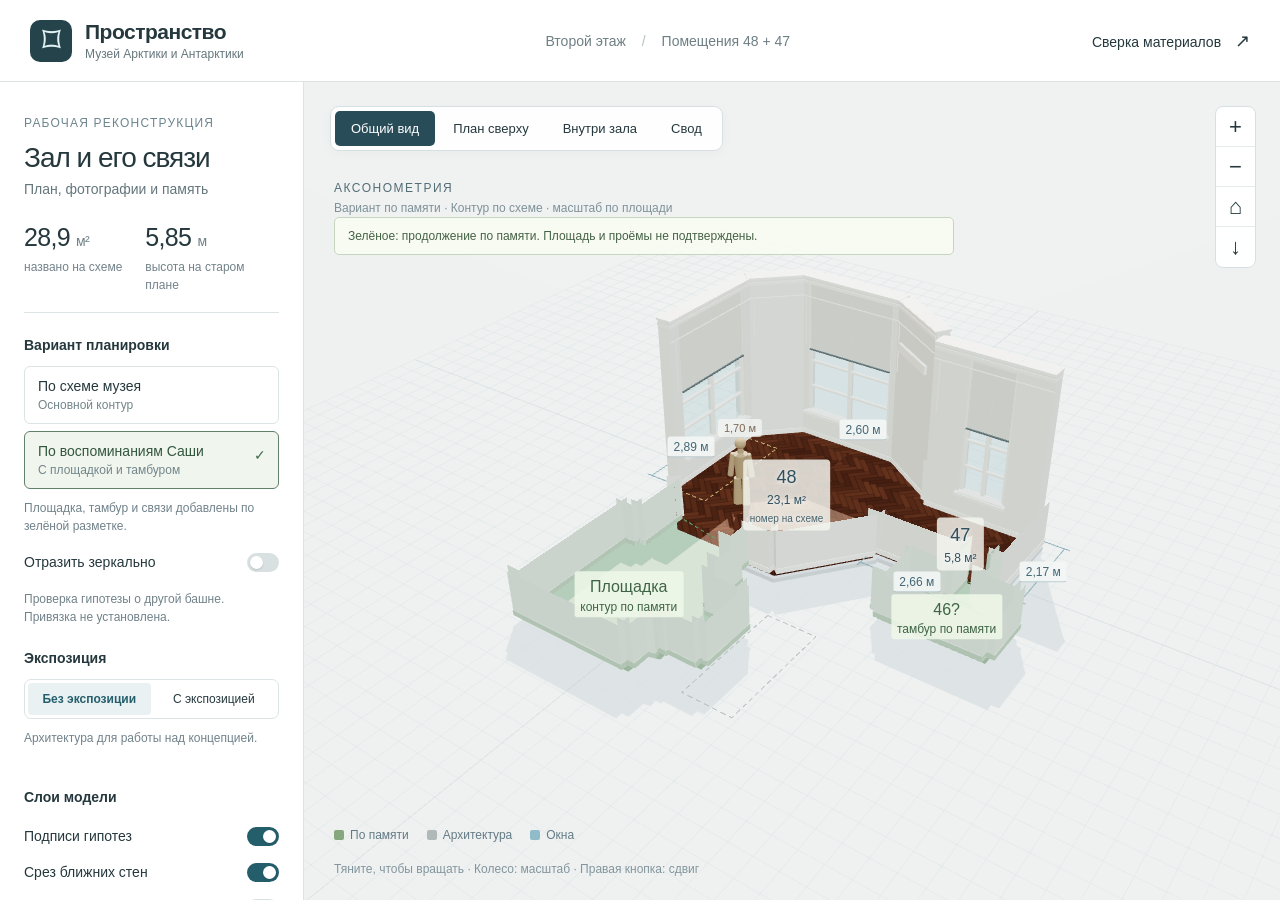
<file: index.html>
<!doctype html><html lang="ru"><head><meta charset="utf-8"><meta name="viewport" content="width=device-width,initial-scale=1"><title>Пространство · Музей Арктики и Антарктики</title><meta name="description" content="Интерактивная рабочая реконструкция помещений 48 и 47 по фотографиям и планам. Архитектура, свод, экспозиция и исходные материалы."><link rel="icon" href="data:image/svg+xml,%3Csvg xmlns='http://www.w3.org/2000/svg' viewBox='0 0 32 32'%3E%3Crect width='32' height='32' rx='7' fill='%231c363e'/%3E%3Cpath d='M10 5h12l5 5v12l-5 5H10l-5-5V10z' fill='none' stroke='%23c9e9ee' stroke-width='2'/%3E%3C/svg%3E"><link rel="stylesheet" href="style.css"></head><body>
<header><div class="brand"><span class="mark">⌑</span><div><strong>Пространство</strong><small>Музей Арктики и Антарктики</small></div></div><div class="project-meta">Второй этаж <span>/</span> Помещения 48 + 47</div><button id="sources-open" class="quiet">Сверка материалов <span>↗</span></button></header>
<main><aside id="sidebar"><div class="heading"><span class="eyebrow">Рабочая реконструкция</span><h1>Зал и его связи</h1><p>План, фотографии и память</p></div><div class="stats"><div><strong>28,9 <small>м²</small></strong><span>названо на схеме</span></div><div><strong>5,85 <small>м</small></strong><span>высота на старом плане</span></div></div>
<section class="layout-section"><h2>Вариант планировки</h2><div class="layout-options"><button data-layout="plan">По схеме музея<small>Основной контур</small></button><button data-layout="memory" class="active">По воспоминаниям Саши<small>С площадкой и тамбуром</small></button></div><p class="micro" id="layout-description">Площадка, тамбур и связи добавлены по зелёной разметке.</p><label class="switch-row mirror-row"><span>Отразить зеркально</span><input type="checkbox" id="mirror"><i></i></label><p class="micro mirror-caption">Проверка гипотезы о другой башне. Привязка не установлена.</p></section><section><h2>Экспозиция</h2><div class="segment" id="scene-mode"><button data-scene="empty" class="active">Без экспозиции</button><button data-scene="existing">С экспозицией</button></div><p class="micro" id="scene-caption">Архитектура для работы над концепцией.</p></section>
<section><h2>Слои модели</h2><label class="switch-row"><span>Подписи гипотез</span><input type="checkbox" id="annotations" checked><i></i></label><label class="switch-row"><span>Срез ближних стен</span><input type="checkbox" id="cutaway" checked><i></i></label><label class="switch-row"><span>Свод и потолок</span><input type="checkbox" id="ceiling"><i></i></label><label class="switch-row"><span>Размеры модели</span><input type="checkbox" id="dimensions" checked><i></i></label><label class="switch-row"><span>Фигура для масштаба</span><input type="checkbox" id="human" checked><i></i></label></section>
<section><div class="section-top"><h2>Высота свода</h2><output id="height-value">5,85 м</output></div><input type="range" id="height" min="4.8" max="6.5" value="5.85" step="0.05" aria-label="Высота вершины свода"><div class="range-label"><span>4,80 м</span><button id="reset-height">Вернуть 5,85</button><span>6,50 м</span></div></section>
<details class="accuracy"><summary>Что пока неизвестно <span>3</span></summary><p>Какая башня показана Саше и совпадает ли она с присланным планом.</p><p>Входят ли площадка, тамбур 46 и зона с подписью 49 в будущую выставку. Зелёное расширение не прибавлено к 28,9 м².</p><p>Точные ширины проходов и форма свода. Номера здесь взяты с подложки плана, а не подтверждены на месте.</p></details><div class="side-footer"><span class="status-dot"></span>Геометрия открыта для уточнений</div></aside>
<div class="workspace"><div class="viewbar" role="group" aria-label="Вид камеры"><button data-view="axon" class="active">Общий вид</button><button data-view="plan">План сверху</button><button data-view="inside">Внутри зала</button><button data-view="vault">Свод</button></div><div id="viewport" role="img" aria-label="Интерактивная трёхмерная модель помещения"><div id="loading">Собираем пространство…</div><div id="labels"></div></div><div id="hypothesis-banner" class="hypothesis-banner">Зелёное: продолжение по памяти. Площадь и проёмы не подтверждены.</div><div class="canvas-caption"><span id="view-name">АКСОНОМЕТРИЯ</span><span id="view-description">Контур по схеме · масштаб по площади</span></div><div class="canvas-tools"><button id="zoom-in" aria-label="Приблизить" title="Приблизить">+</button><button id="zoom-out" aria-label="Отдалить" title="Отдалить">−</button><button id="reset-camera" aria-label="Вернуть общий вид" title="Вернуть общий вид">⌂</button><button id="capture" aria-label="Сохранить изображение" title="Сохранить изображение">↓</button></div><div class="legend"><span id="memory-legend"><i class="memory-key"></i>По памяти</span><span><i class="wall-key"></i>Архитектура</span><span><i class="glass-key"></i>Окна</span><span id="expo-legend" hidden><i class="expo-key"></i>Экспозиция по фото</span></div><div class="navigation-help" id="help">Тяните, чтобы вращать <b>·</b> Колесо: масштаб <b>·</b> Правая кнопка: сдвиг</div><button id="mobile-settings">Настройки модели</button></div>
</main>
<dialog id="sources"><div class="dialog-head"><div><span class="eyebrow">Основание модели</span><h2>Фото, планы и допущения</h2></div><button class="close" id="sources-close" aria-label="Закрыть">×</button></div><div class="source-body"><nav class="evidence-tabs" aria-label="Материалы сверки"><button data-evidence="conclusions" class="active">Что удалось понять</button><button data-evidence="photos">Сопоставить фото</button><button data-evidence="plans">Планы и маршруты</button><button data-evidence="all">Все опорные изображения</button></nav>
<div class="evidence-panel" data-panel="conclusions"><article>
<div class="finding-lead"><span class="evidence-badge">Рабочий вывод</span><h3>Расширение объясняется соседними пространствами. Подмена башни пока не доказана.</h3><p>На старом фрагменте есть нижняя площадка, маленький тамбур и боковой отсек. Это согласуется с общей логикой зелёной схемы. Но из этих материалов нельзя уверенно установить, какую именно башню показывали Саше.</p></div>
<h3>Надёжность привязки</h3><table><thead><tr><th>Что сопоставляем</th><th>Что установлено</th><th>Статус</th></tr></thead><tbody>
<tr><td>Зелёная схема ↔ старый план</td><td>Площадка ниже зала и тамбур ниже бокового отсека есть в обоих материалах. Проходы на разметке воспроизведены условно.</td><td>Частично совпадает</td></tr>
<tr><td>Фото Саши ↔ «Птицы Антарктики»</td><td>Сходятся ледяная графика, синие многогранные тумбы и высокие окна. Экспозиционные щиты переносные.</td><td>Вероятное совпадение</td></tr>
<tr><td>Фото Саши ↔ «Конный переход», 2024</td><td>Похожи гладкий свод, пилоны, окна, трубы и проектор. В отчёте помещение названо «№ 7».</td><td>Кандидат; номер не доказан</td></tr>
<tr><td>Фото Саши ↔ «Станция Восток», 2024</td><td>Та же архитектурная семья, но иная экспозиция. В отчёте название «3.6».</td><td>Другой кандидат</td></tr>
<tr><td>Кессоны, розетки, живописные люнеты</td><td>Отличаются от гладкого белого свода на фото Саши. Не переносим их в нашу модель.</td><td>Другой тип пространства</td></tr>
<tr><td>Левая или правая башня</td><td>Нет непрерывного маршрута от однозначного ориентира к двери комнаты.</td><td>Не установлено</td></tr>
</tbody></table>
<h3>Что исправлено в выводах предыдущего исследования</h3><p><b>Площадь № 49.</b> Бледная подпись больше похожа на «4,8», чем на «5,8». Неясна и её граница относительно 48. Поэтому ни 33,7, ни 34,7, ни «около 45 м²» не приняты как доступная площадь.</p><p><b>Окна.</b> Три параллельные линии внутри одного проёма обозначают его конструкцию на плане. По ним нельзя заключить, что здесь три отдельных окна.</p><p><b>Проём 0,61 м.</b> Подписи 0,61 и 0,62 расположены у коротких участков стены и без размерных линий. Ширину двери по ним однозначно не установить. В модели проёмы условные.</p><p><b>Номера залов.</b> Старое «7», современное «48» и выставочное «№ 7» могут относиться к разным системам нумерации. Их совпадение не доказательство одной комнаты.</p><p><b>Стороны света.</b> «Слева на листе» не означает «запад» и не определяет левую башню относительно входа. Зеркальный режим только проверяет альтернативную геометрию.</p>
<h3>Что это значит для выставки</h3><p>Основную концепцию можно продолжать в исходном контуре. Площадку и тамбур стоит рассматривать как возможные части маршрута, пока музей не подтвердит их назначение и доступность. Место хранителя, хранение и обязательные проходы пока нельзя рассчитывать на добавленную площадь.</p>
<div class="notice"><b>Три вопроса музею</b><ol><li>На полном плане отметить вход в показанную комнату и саму башню.</li><li>Обвести именно передаваемую площадь, включая или исключая 46, 49, 50 и площадку.</li><li>Указать ширины и направление проходов, высоты пят и вершины свода.</li></ol></div>
<p class="source-note">Сверка выполнена по локальной папке «08_Реконструкция_помещения»: просмотрены 103 сохранённых изображения из интернета, планы и отчёты. Нового интернет-поиска не было. Даты и атрибуция публикаций ниже перенесены из этих отчётов.</p></article></div>
<div class="evidence-panel" data-panel="photos" hidden>
<div class="photo-pair"><div class="pair-title"><span class="evidence-badge">Вероятное совпадение</span><h3>Ледяные щиты и синие тумбы</h3></div><div class="pair-images"><figure><button data-photo="room.jpg" data-title="Фото Саши: зал и синие тумбы"><img src="assets/room.jpg" alt="Фотография Саши с синими тумбами"></button><figcaption>Фото Саши</figcaption></figure><figure><button data-photo="penguins.jpg" data-title="«Птицы Антарктики», 2ГИС, 2025"><img src="assets/penguins.jpg" alt="Экспозиция с пингвинами и синими тумбами"></button><figcaption>2ГИС · Татьяна Кокорина · 14.11.2025, по отчёту</figcaption></figure></div><p>Сходятся характер льдин на щитах, стыки модулей, форма синих тумб и окно за экспозицией. Это сильная подсказка к истории экспозиции. Номер 48 и сторона здания из кадра не следуют.</p></div>
<div class="photo-pair"><div class="pair-title"><span class="evidence-badge">Архитектурный кандидат</span><h3>Пилоны, проектор и высокий свод</h3></div><div class="pair-images"><figure><button data-photo="annex.jpg" data-title="Фото Саши: вид к двери"><img src="assets/annex.jpg" alt="Пилоны, проектор и дверь на фото Саши"></button><figcaption>Фото Саши: вид к табличке</figcaption></figure><figure><button data-photo="tent-vault.jpg" data-title="«Конный переход», отчёт музея 2024, страница 26"><img src="assets/tent-vault.jpg" alt="Зал выставки Конный переход"></button><figcaption>«Конный переход» · отчёт музея, 2024, с. 26</figcaption></figure></div><p>Виден похожий переход от плоского перекрытия к своду, настенные трубы, кондиционер и подвесной проектор. Это более полезные признаки, чем цвет стендов. Но зеркальная комната может иметь те же детали.</p></div>
<div class="photo-pair"><div class="pair-title"><span class="evidence-badge">Альтернативный кандидат</span><h3>Окно между скошенными стенами</h3></div><div class="pair-images"><figure><button data-photo="window.jpg" data-title="Фото Саши: центральное окно"><img src="assets/window.jpg" alt="Окно между щитами на фото Саши"></button><figcaption>Фото Саши: торцевое окно</figcaption></figure><figure><button data-photo="vostok.jpg" data-title="«Станция Восток», отчёт музея 2024, страница 24"><img src="assets/vostok.jpg" alt="Окно и витрины выставки Станция Восток"></button><figcaption>«Станция Восток» · отчёт музея, 2024, с. 24</figcaption></figure></div><p>Похожая ниша с высоким окном встречается и в пространстве «3.6». Только этого признака недостаточно, чтобы выбрать между башнями. Не объединяем фотографии двух выставок в одну доказанную комнату.</p></div>
<div class="photo-pair"><div class="pair-title"><span class="evidence-badge excluded">Исключено из геометрии</span><h3>Декоративные своды относятся к другому типу зала</h3></div><div class="pair-images"><figure><button data-photo="vault.jpg" data-title="Фото Саши: гладкий свод"><img src="assets/vault.jpg" alt="Гладкий белый свод"></button><figcaption>Гладкий свод на фото Саши</figcaption></figure><figure><button data-photo="main-gallery.jpg" data-title="Кессонированный зал, сохранённое фото из Яндекс Карт"><img src="assets/main-gallery.jpg" alt="Кессонированный свод с живописью"></button><figcaption>Кессоны и живописные люнеты</figcaption></figure></div><p>В поисковых отчётах часть таких кадров названа «симметричной башней». Они не подтверждают форму нашего гладкого свода. В модель эти детали не перенесены.</p></div></div>
<div class="evidence-panel" data-panel="plans" hidden><article><h3>Две связанные, но разные задачи</h3><p>Переключатель планировки сравнивает доступный контур с воспоминаниями о маршруте. Зеркальный режим отдельно проверяет гипотезу о противоположной башне. Одно не доказывает другое.</p><div class="pair-images plan-pair"><figure><button data-photo="historic-plan.jpg" data-title="Старый фрагмент плана 2 этажа"><img src="assets/historic-plan.jpg" alt="Старый план этажа"></button><figcaption>Старый фрагмент: площадка и тамбур уже присутствуют</figcaption></figure><figure><button data-photo="memory-plan.png" data-title="Зелёная разметка по памяти Саши"><img src="assets/memory-plan.png" alt="Зелёная разметка Саши"></button><figcaption>Память: продолжение за границами 48 и 47</figcaption></figure></div>
<h3>Как перенесено в 3D</h3><table><thead><tr><th>Часть</th><th>Что построено</th><th>Основание</th></tr></thead><tbody><tr><td>48 и 47</td><td>Сохранён основной контур первой модели</td><td>Выделенная схема</td></tr><tr><td>Продолжение вниз</td><td>Площадка со ступенчатой нишей и более широким соединением с залом</td><td>Зелёная разметка; соседняя зона видна на старом плане</td></tr><tr><td>46?</td><td>Тамбур 2,35 × 1,12 м и условная связь с 47 снизу</td><td>Размеры подложки; положение прохода по памяти</td></tr><tr><td>49?</td><td>Пунктирная зона внутри существующего контура</td><td>Бледная подпись, точная граница не установлена</td></tr><tr><td>50</td><td>Пунктирный контекст за зелёным контуром</td><td>Помещение на подложке; не включено в гипотезу</td></tr></tbody></table><p>В первой модели на торце 47 была условная дверь. Она не подтверждается чёрной схемой и теперь убрана. В варианте по памяти связь проходит через нижнюю сторону 47 к тамбуру.</p><p>Стены новых частей показаны зелёными; их высота 3,20 м условная, потолок не реконструирован. Уступы и ширины соединений переданы по разметке. Форму дополнительных зон можно сравнивать, но их площадь не считать обмерной.</p><p>У основной модели сохранено прежнее масштабирование по 23,1 м². Оно даёт верхнюю стену около 2,60 м вместо подписанных 2,24 м. Альтернативная интерпретация зоны 49 остаётся открытой, и изменение масштаба пока было бы новым предположением.</p>
<h3>Почему чертёж здания не решает вопрос о башне</h3><div class="pair-images plan-pair"><figure><button data-photo="building-plan.jpg" data-title="План, фасад и разрез, 1826"><img src="assets/building-plan.jpg" alt="План здания 1826 года"></button><figcaption>Историческая структура здания</figcaption></figure><figure><button data-photo="roof-plan.png" data-title="План кровли, 2019, из локальной папки"><img src="assets/roof-plan.png" alt="План кровли"></button><figcaption>Угловые объёмы на плане кровли</figcaption></figure></div><p>Они дают контекст симметричных угловых объёмов, но не современную нумерацию комнат, двери и маршрут посетителя. Поэтому модель не привязана к компасу и не объявляет конкретную башню опознанной.</p></article></div>
<div class="evidence-panel" data-panel="all" hidden><div class="source-gallery" id="gallery"></div><article><h3>Источники из собранной папки</h3><p>Оригиналы сохранённых кадров не подменены. Отчёты использованы как поисковый индекс, а их выводы перепроверены по изображениям. Все ссылки ниже взяты из отчётов, без повторного поиска.</p><ul class="web-sources"><li><a href="https://2gis.ru/spb/firm/5348552838627479/tab/photos" target="_blank" rel="noreferrer">Фото музея в 2ГИС ↗</a><small>Татьяна Кокорина, 14.11.2025; Oleg Radzinsky, 08.11.2025; Spirit.Of.Travel, 22.03.2025, по локальному отчёту.</small></li><li><a href="https://api.polarmuseum.ru/uploads/2024_OT_Ch_ET_RGMAA_04_02_2025_15a807e2c1.pdf" target="_blank" rel="noreferrer">Годовой отчёт музея за 2024 год ↗</a><small>Сохранённые извлечённые кадры со страниц 24 и 26. Названия помещений приводятся по исследовательскому отчёту.</small></li><li><a href="https://yandex.ru/maps/org/rossiyskiy_gosudarstvenny_muzey_arktiki_i_antarktiki/1125061101/gallery/" target="_blank" rel="noreferrer">Галерея музея на Яндекс Картах ↗</a><small>Кадр с кессонами: Georgy Kuznetsov, 28.12.2025, по локальному отчёту.</small></li></ul></article></div></div></dialog>
<dialog id="lightbox"><button class="close" id="lightbox-close" aria-label="Закрыть фотографию">×</button><img id="lightbox-image" alt=""><p id="lightbox-caption"></p></dialog><div id="toast" role="status"></div><script src="app.js"></script></body></html>
</file>
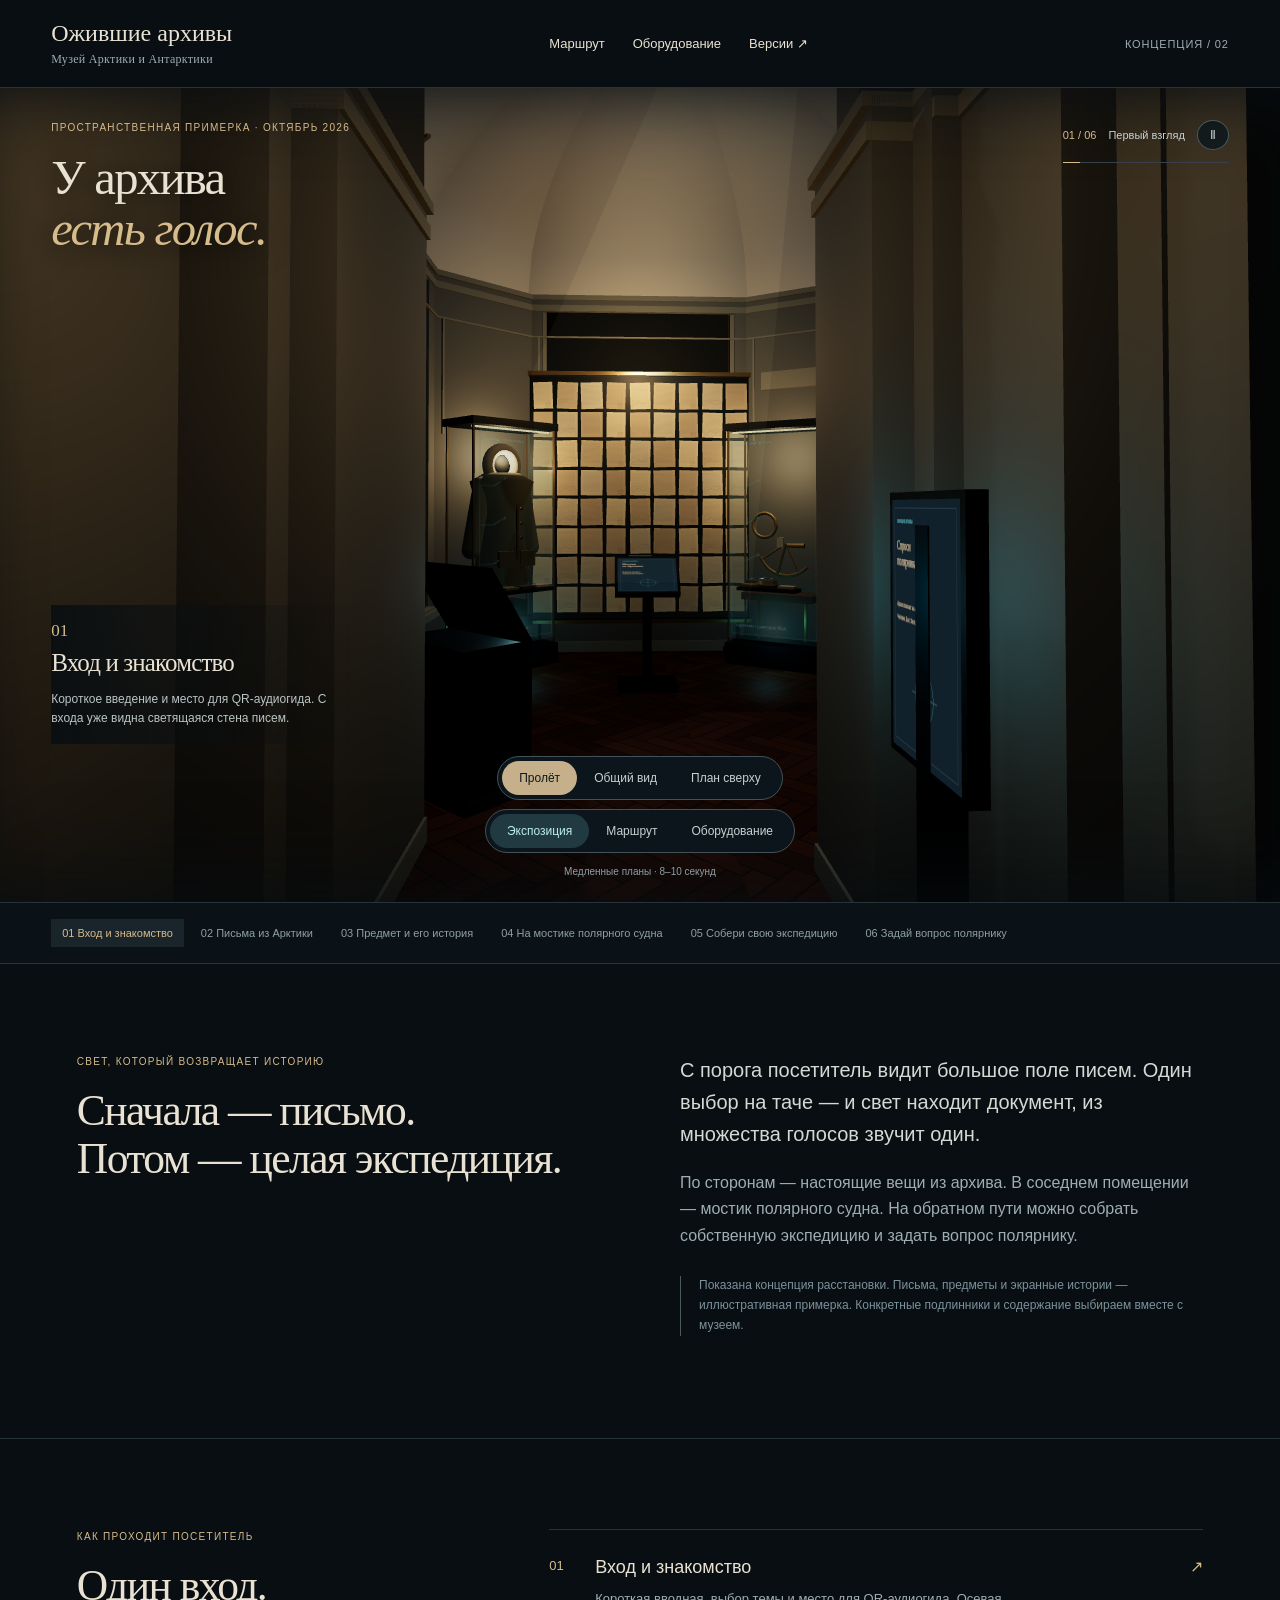
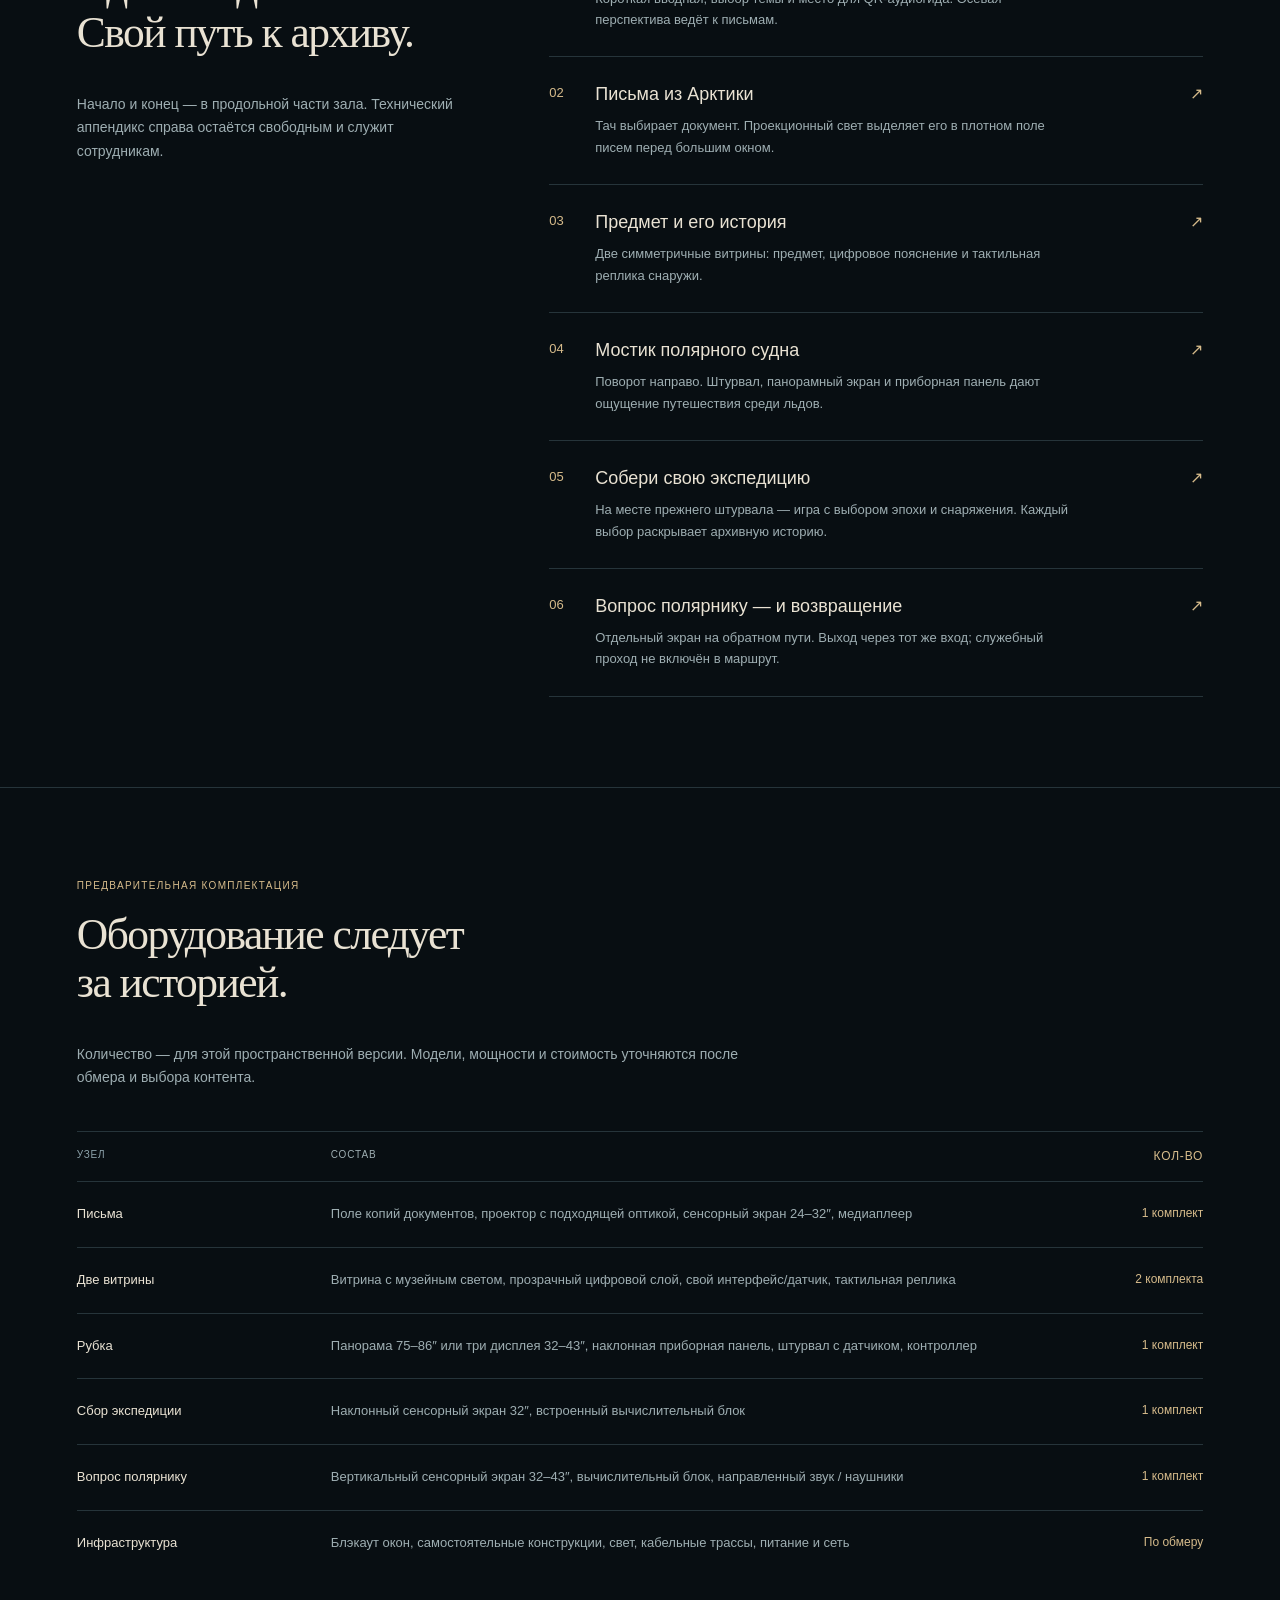
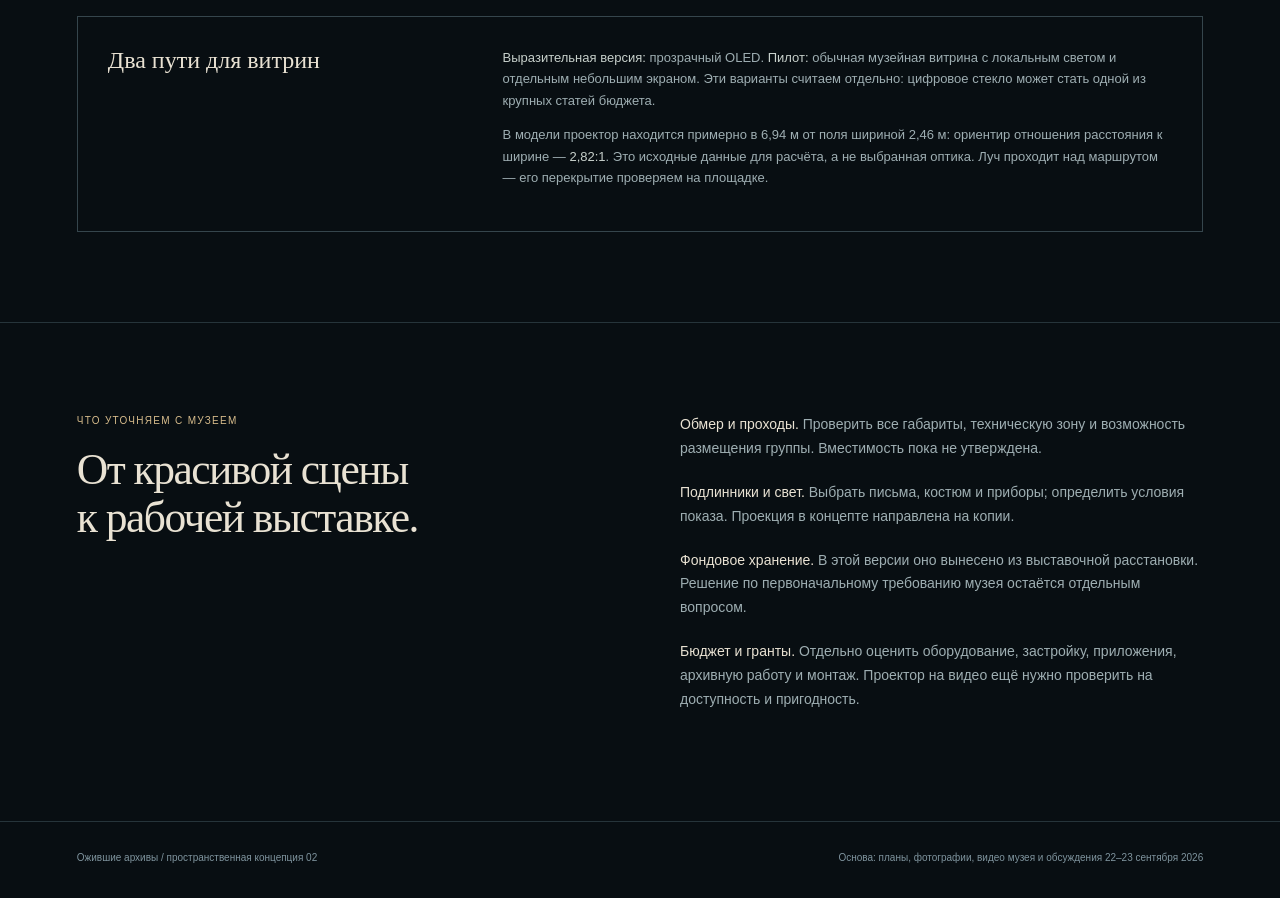
<file: archives-v2/index.html>
<!doctype html><html lang="ru"><head><meta charset="utf-8"><link rel="icon" href="data:image/svg+xml,%3Csvg xmlns=%27http://www.w3.org/2000/svg%27 viewBox=%270 0 40 40%27%3E%3Crect width=%2740%27 height=%2740%27 fill=%27%230e1a21%27/%3E%3Cpath d=%27M8 28L20 9L32 28Z%27 fill=%27%23d6bb8b%27/%3E%3C/svg%3E"><meta name="viewport" content="width=device-width,initial-scale=1"><meta name="theme-color" content="#080e12"><meta name="description" content="Ожившие архивы: пространственная концепция выставки Музея Арктики и Антарктики. Письма, предметы и мостик полярного судна."><title>Ожившие архивы — пространственная концепция v2</title><link rel="stylesheet" href="style.css"></head><body>
<header class="site-head"><a class="wordmark" href="#space">Ожившие архивы<span>Музей Арктики и Антарктики</span></a><nav><a href="#route">Маршрут</a><a href="#equipment">Оборудование</a><a id="version-link" href="../exhibition/">Версии ↗</a></nav><span class="edition">Концепция / 02</span></header>
<main><section id="space" class="space" aria-label="Интерактивная 3D-экспозиция">
<div class="stage"><div id="viewport"><div id="loading" role="status">Зажигаем свет в архиве…</div><div id="labels"></div></div>
<div class="scene-caption"><span class="eyebrow">Пространственная примерка · октябрь 2026</span><h1>У архива<br><em>есть голос.</em></h1></div>
<div class="shot"><span id="shot-count">01 / 06</span><span id="shot-title">Первый взгляд</span><button id="pause" aria-label="Приостановить пролёт">Ⅱ</button><div class="progress"><i id="tour-progress"></i></div></div>
<div class="focus"><span id="focus-number" class="focus-number">01</span><h2 id="focus-title">Вход и знакомство</h2><p id="focus-copy"></p></div>
<div class="dock"><div class="segmented" aria-label="Камера"><button data-camera="tour">Пролёт</button><button data-camera="free">Общий вид</button><button data-camera="plan">План сверху</button></div><div class="segmented layers" aria-label="Слой"><button data-layer="exhibition" class="active">Экспозиция</button><button data-layer="routes">Маршрут</button><button data-layer="equipment">Оборудование</button></div><small id="camera-hint">Медленные планы · 8–10 секунд</small></div>
</div>
<aside id="demo" class="demo" aria-label="Демонстрация интерактивов" hidden><button id="hide-demo" aria-label="Скрыть демонстрацию">×</button><span class="eyebrow">Попробуйте принцип взаимодействия</span>
<div data-demo-panel="letters"><h3>Один документ выходит из тишины</h3><div class="choices"><button data-letter="0">Письмо домой</button><button data-letter="1">Наблюдения</button><button data-letter="2">Полярная почта</button><button data-letter="3">Карта и заметки</button></div><p id="demo-status" role="status"></p></div>
<div data-demo-panel="objects" hidden><h3>Вещь и цифровой слой</h3><p>Пояснения появляются поверх стекла, предмет остаётся видимым.</p><button id="glass-toggle" class="action" aria-pressed="false">Показать цифровой слой</button></div>
<div data-demo-panel="bridge" hidden><h3>Взять курс</h3><div class="choices"><button data-wheel="-1">↶ Лево руля</button><button data-wheel="1">Право руля ↷</button></div><p id="bridge-status" role="status">Курс 031° · демонстрация управления</p></div>
<div data-demo-panel="game" hidden><h3>Что взять в экспедицию?</h3><div class="choices eras"><button data-era="1920">1920-е</button><button data-era="1960" class="active">1960-е</button><button data-era="today">Сегодня</button></div><div class="choices"><button data-gear="coat" aria-pressed="false">Тёплая одежда</button><button data-gear="compass" aria-pressed="false">Компас</button><button data-gear="radio" aria-pressed="false">Связь</button><button data-gear="diary" aria-pressed="false">Дневник</button></div><p id="game-status" role="status">Выберите эпоху и снаряжение.</p></div>
<div data-demo-panel="question" hidden><h3>О чём спросить полярника?</h3><div class="choices"><button data-question>Как жили во льдах?</button><button data-question>Что брали с собой?</button></div><p id="question-status" role="status">Ответы и персонаж будут подготовлены по материалам музея.</p></div>
</aside><div id="stations" class="stations" aria-label="Точки экспозиции"></div>
</section>
<section class="intro content"><div><span class="eyebrow">Свет, который возвращает историю</span><h2>Сначала — письмо.<br>Потом — целая экспедиция.</h2></div><div><p class="lead">С порога посетитель видит большое поле писем. Один выбор на таче — и свет находит документ, из множества голосов звучит один.</p><p>По сторонам — настоящие вещи из архива. В соседнем помещении — мостик полярного судна. На обратном пути можно собрать собственную экспедицию и задать вопрос полярнику.</p><p class="note">Показана концепция расстановки. Письма, предметы и экранные истории — иллюстративная примерка. Конкретные подлинники и содержание выбираем вместе с музеем.</p></div></section>
<section id="route" class="content route-section"><div class="section-head"><span class="eyebrow">Как проходит посетитель</span><h2>Один вход.<br>Свой путь к архиву.</h2><p>Начало и конец — в продольной части зала. Технический аппендикс справа остаётся свободным и служит сотрудникам.</p></div>
<ol class="route-list"><li><button data-focus="entry"><span>01</span><h3>Вход и знакомство</h3><p>Короткая вводная, выбор темы и место для QR-аудиогида. Осевая перспектива ведёт к письмам.</p><i>↗</i></button></li><li><button data-focus="letters"><span>02</span><h3>Письма из Арктики</h3><p>Тач выбирает документ. Проекционный свет выделяет его в плотном поле писем перед большим окном.</p><i>↗</i></button></li><li><button data-focus="objects"><span>03</span><h3>Предмет и его история</h3><p>Две симметричные витрины: предмет, цифровое пояснение и тактильная реплика снаружи.</p><i>↗</i></button></li><li><button data-focus="bridge"><span>04</span><h3>Мостик полярного судна</h3><p>Поворот направо. Штурвал, панорамный экран и приборная панель дают ощущение путешествия среди льдов.</p><i>↗</i></button></li><li><button data-focus="game"><span>05</span><h3>Собери свою экспедицию</h3><p>На месте прежнего штурвала — игра с выбором эпохи и снаряжения. Каждый выбор раскрывает архивную историю.</p><i>↗</i></button></li><li><button data-focus="question"><span>06</span><h3>Вопрос полярнику — и возвращение</h3><p>Отдельный экран на обратном пути. Выход через тот же вход; служебный проход не включён в маршрут.</p><i>↗</i></button></li></ol></section>
<section id="equipment" class="equipment-section content"><div class="section-head"><span class="eyebrow">Предварительная комплектация</span><h2>Оборудование следует<br>за историей.</h2><p>Количество — для этой пространственной версии. Модели, мощности и стоимость уточняются после обмера и выбора контента.</p></div><div class="equipment-table" role="table" aria-label="Оборудование"><div class="table-head" role="row"><span>Узел</span><span>Состав</span><span>Кол-во</span></div>
<div role="row"><span>Письма</span><span>Поле копий документов, проектор с подходящей оптикой, сенсорный экран 24–32″, медиаплеер</span><span>1 комплект</span></div><div role="row"><span>Две витрины</span><span>Витрина с музейным светом, прозрачный цифровой слой, свой интерфейс/датчик, тактильная реплика</span><span>2 комплекта</span></div><div role="row"><span>Рубка</span><span>Панорама 75–86″ или три дисплея 32–43″, наклонная приборная панель, штурвал с датчиком, контроллер</span><span>1 комплект</span></div><div role="row"><span>Сбор экспедиции</span><span>Наклонный сенсорный экран 32″, встроенный вычислительный блок</span><span>1 комплект</span></div><div role="row"><span>Вопрос полярнику</span><span>Вертикальный сенсорный экран 32–43″, вычислительный блок, направленный звук / наушники</span><span>1 комплект</span></div><div role="row"><span>Инфраструктура</span><span>Блэкаут окон, самостоятельные конструкции, свет, кабельные трассы, питание и сеть</span><span>По обмеру</span></div></div>
<div class="budget-note"><h3>Два пути для витрин</h3><p><b>Выразительная версия:</b> прозрачный OLED. <b>Пилот:</b> обычная музейная витрина с локальным светом и отдельным небольшим экраном. Эти варианты считаем отдельно: цифровое стекло может стать одной из крупных статей бюджета.</p><p>В модели проектор находится примерно в 6,94 м от поля шириной 2,46 м: ориентир отношения расстояния к ширине — <b>2,82:1</b>. Это исходные данные для расчёта, а не выбранная оптика. Луч проходит над маршрутом — его перекрытие проверяем на площадке.</p></div></section>
<section class="content next-section"><div><span class="eyebrow">Что уточняем с музеем</span><h2>От красивой сцены<br>к рабочей выставке.</h2></div><ul><li><b>Обмер и проходы.</b> Проверить все габариты, техническую зону и возможность размещения группы. Вместимость пока не утверждена.</li><li><b>Подлинники и свет.</b> Выбрать письма, костюм и приборы; определить условия показа. Проекция в концепте направлена на копии.</li><li><b>Фондовое хранение.</b> В этой версии оно вынесено из выставочной расстановки. Решение по первоначальному требованию музея остаётся отдельным вопросом.</li><li><b>Бюджет и гранты.</b> Отдельно оценить оборудование, застройку, приложения, архивную работу и монтаж. Проектор на видео ещё нужно проверить на доступность и пригодность.</li></ul></section>
</main><footer class="content"><span>Ожившие архивы / пространственная концепция 02</span><span>Основа: планы, фотографии, видео музея и обсуждения 22–23 сентября 2026</span></footer><script src="app.js"></script></body></html>
</file>
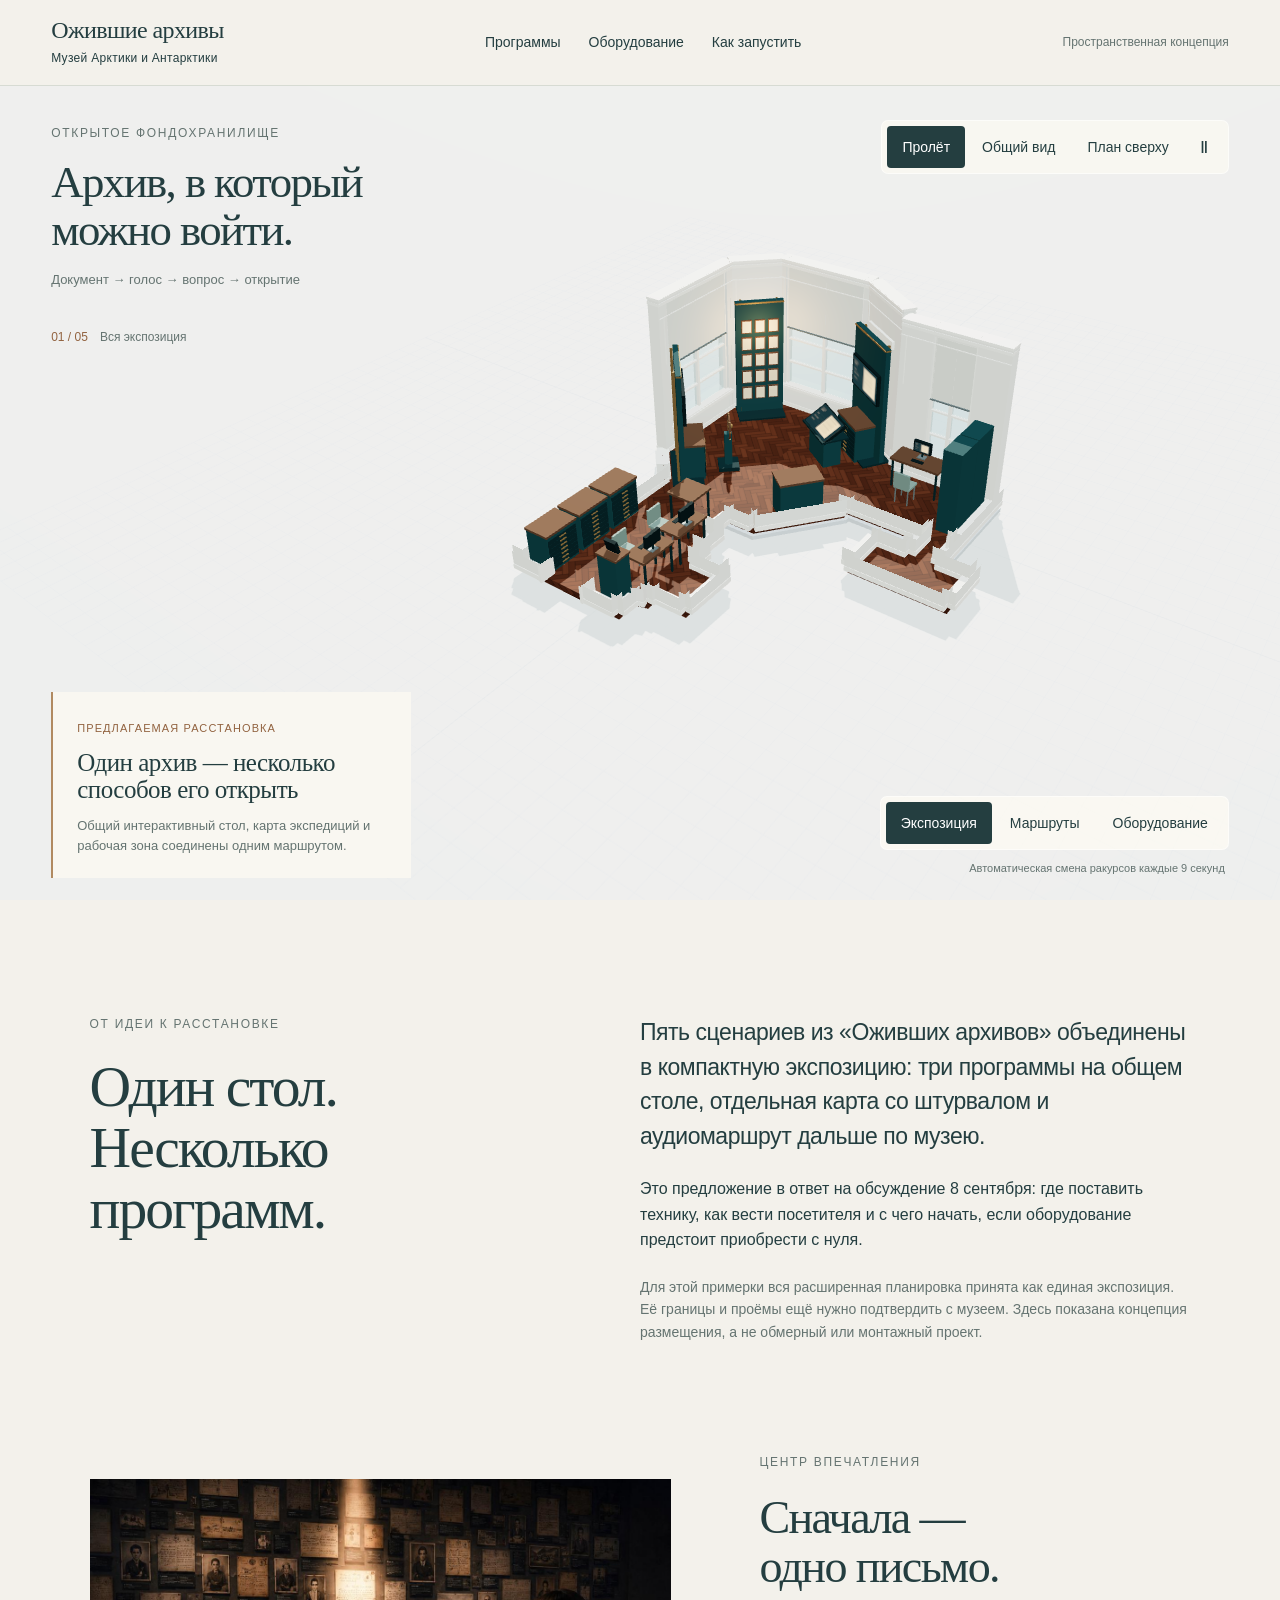
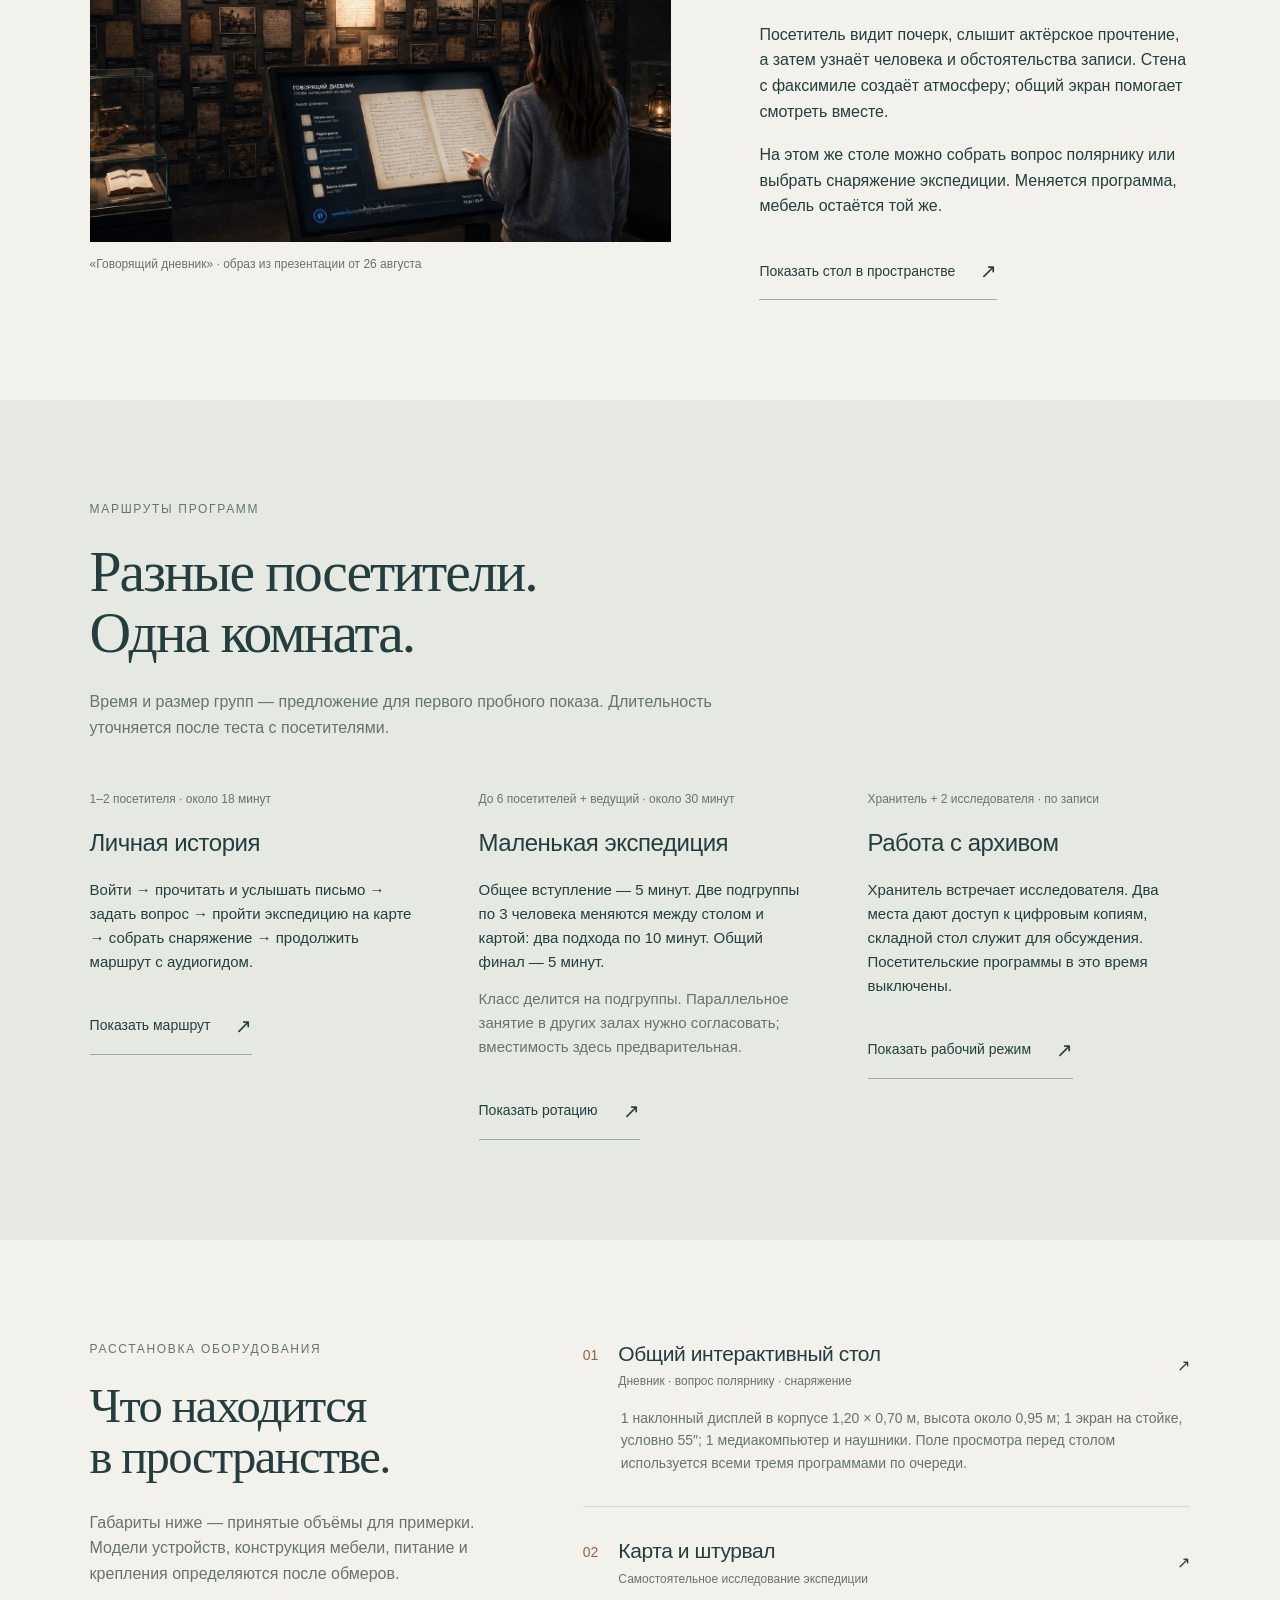
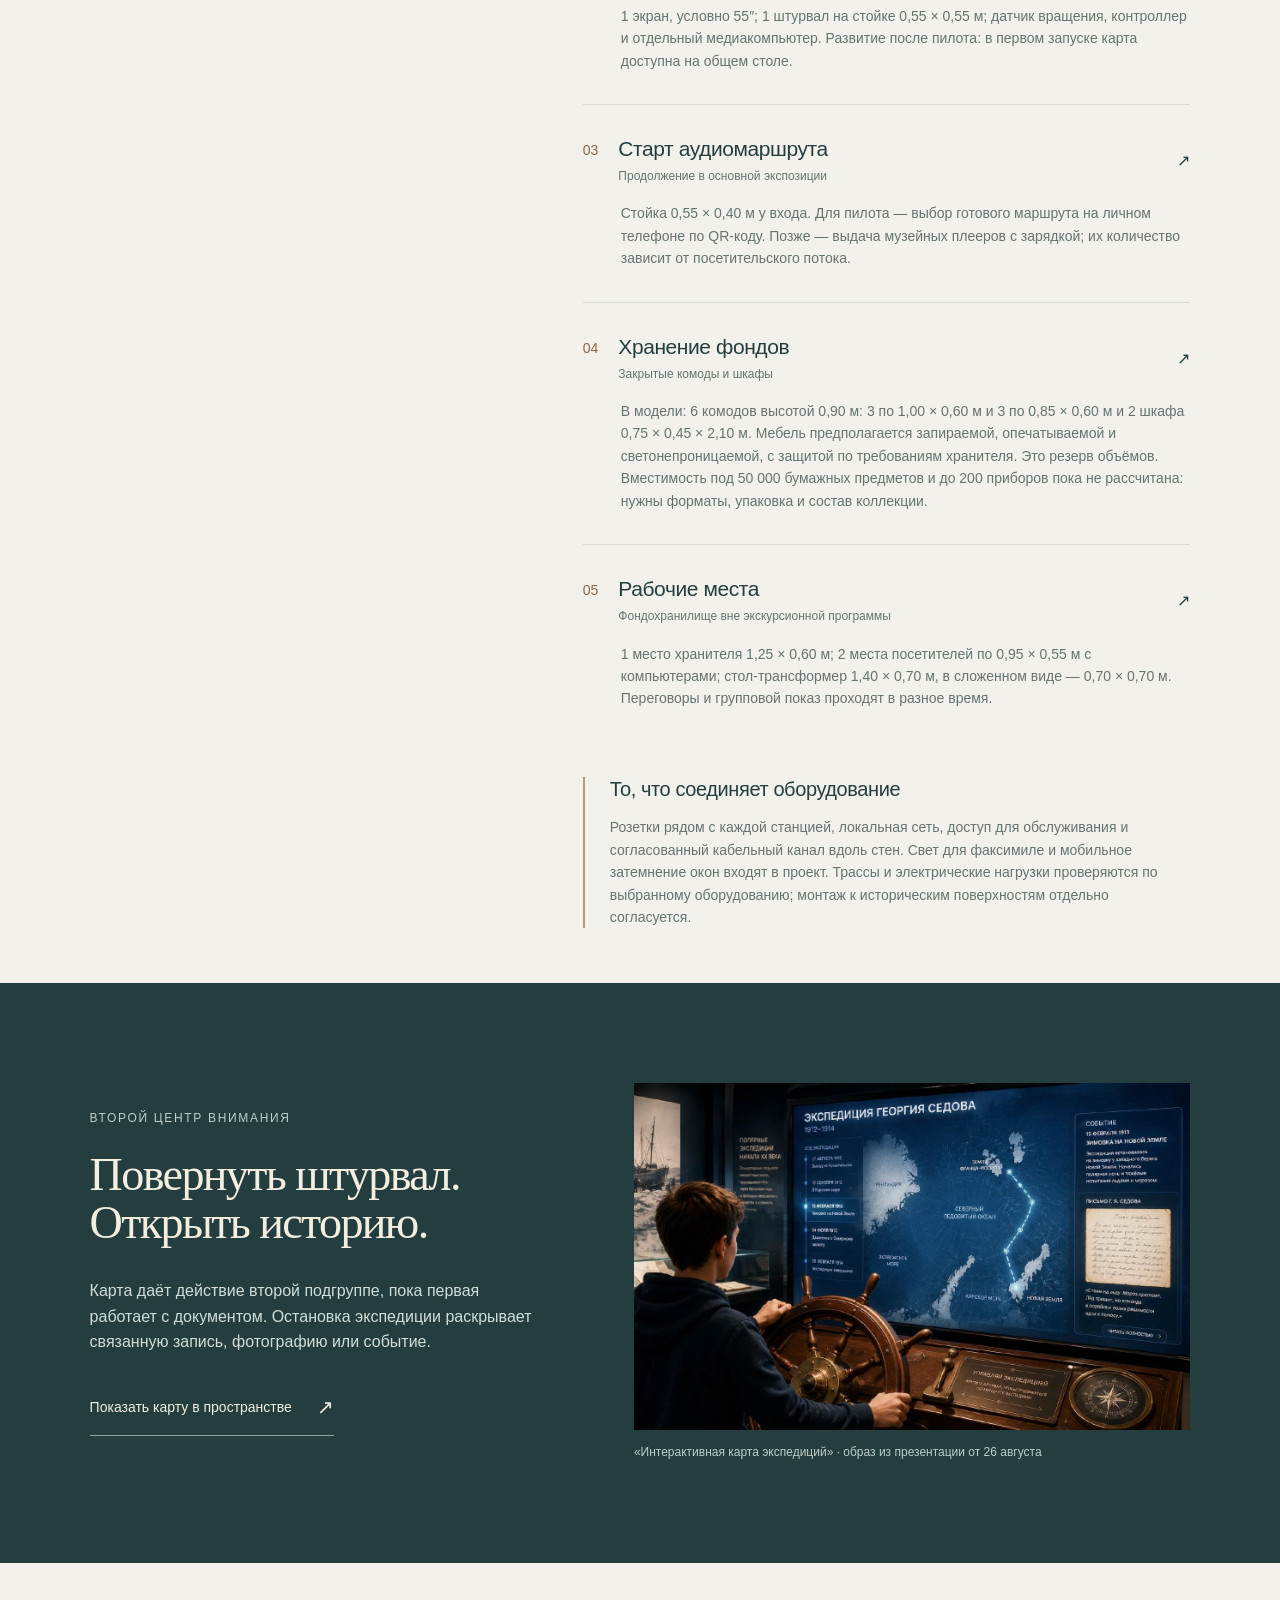
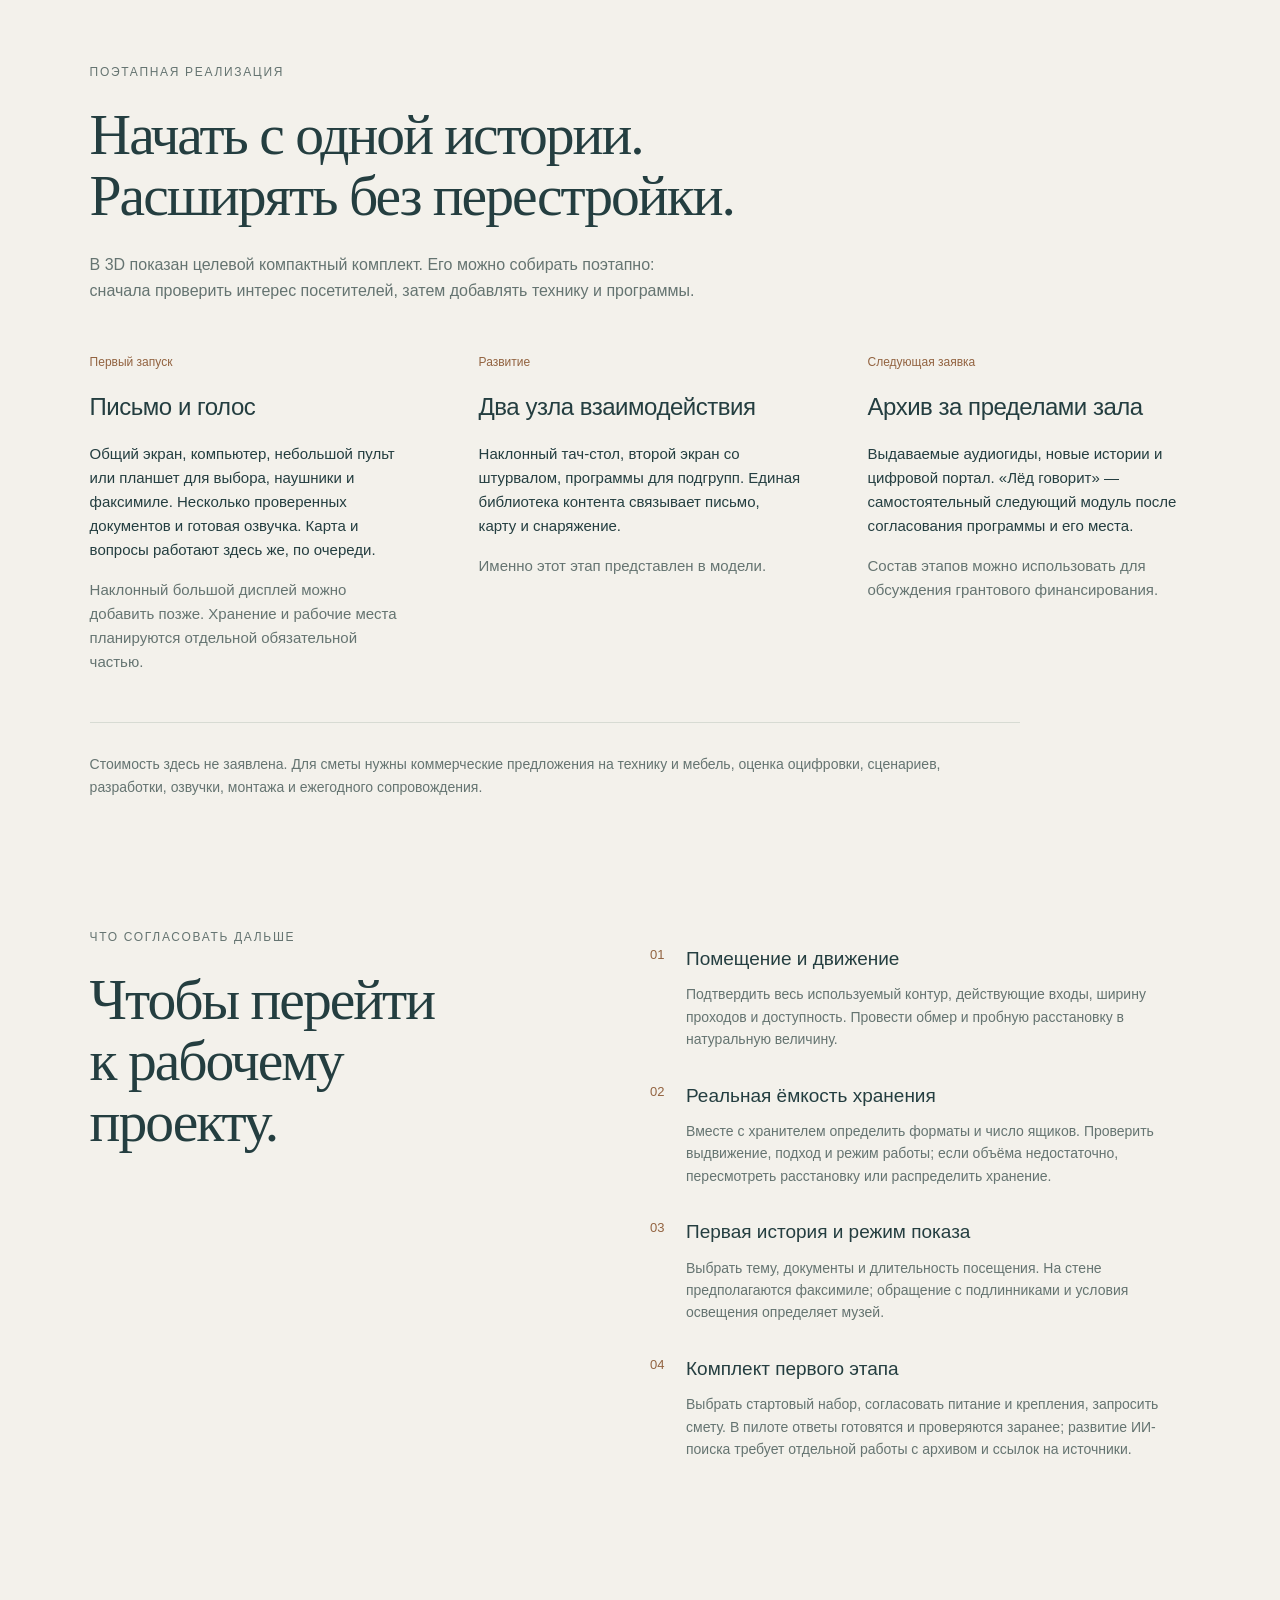
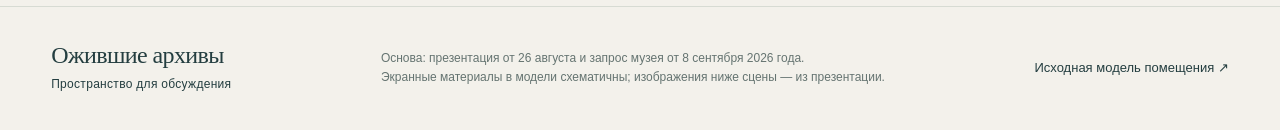
<file: archives/index.html>
<!doctype html><html lang="ru"><head><meta charset="utf-8"><meta name="viewport" content="width=device-width,initial-scale=1"><title>Ожившие архивы · Пространство выставки</title><meta name="description" content="Пространственная концепция открытого фондохранилища: оборудование, программы посещения и поэтапный запуск."><link rel="icon" href="data:image/svg+xml,%3Csvg xmlns='http://www.w3.org/2000/svg' viewBox='0 0 32 32'%3E%3Crect width='32' height='32' rx='5' fill='%23243f41'/%3E%3Cpath d='M8 8h16v16H8zM12 12h8M12 16h8M12 20h5' fill='none' stroke='%23ead6b4' stroke-width='2'/%3E%3C/svg%3E"><link rel="stylesheet" href="style.css"></head>
<body><header class="header"><a class="brand" href="#space">Ожившие архивы<span>Музей Арктики и Антарктики</span></a><nav aria-label="Разделы страницы"><a href="#programs">Программы</a><a href="#equipment">Оборудование</a><a href="#launch">Как запустить</a></nav><span class="header-note">Пространственная концепция</span></header>
<main><section class="experience" id="space" aria-label="3D-презентация экспозиции">
<div id="viewport"><div id="loading">Собираем пространство…</div><div id="labels" aria-label="Точки экспозиции"></div></div>
<div class="scene-heading"><span class="eyebrow">Открытое фондохранилище</span><h1>Архив, в который<br>можно войти.</h1><p>Документ → голос → вопрос → открытие</p></div>
<div class="camera-controls" role="group" aria-label="Управление камерой"><button data-camera="tour" aria-pressed="true" class="active">Пролёт</button><button data-camera="free" aria-pressed="false">Общий вид</button><button data-camera="plan" aria-pressed="false">План сверху</button><button id="pause" aria-label="Приостановить пролёт" title="Приостановить пролёт">Ⅱ</button></div>
<div class="scene-counter"><span id="shot-number">01 / 05</span><span id="shot-name">Вся экспозиция</span></div>
<div class="scene-bottom"><div class="focus-card"><span id="focus-kicker">Предлагаемая расстановка</span><h2 id="focus-title">Один архив — несколько способов его открыть</h2><p id="focus-copy">Общий интерактивный стол, карта экспедиций и рабочая зона соединены одним маршрутом.</p></div>
<div class="scene-toolbar"><div class="layer-controls" role="group" aria-label="Содержание сцены"><button data-layer="exhibition" class="active" aria-pressed="true">Экспозиция</button><button data-layer="routes" aria-pressed="false">Маршруты</button><button data-layer="equipment" aria-pressed="false">Оборудование</button></div><div id="context-controls" hidden><label for="program-select">Программа</label><select id="program-select"><option value="visitor">Самостоятельный визит · 18 мин</option><option value="school">Малая группа · 30 мин</option><option value="research">Работа с архивом · по записи</option></select></div><div id="station-controls" hidden aria-label="Оборудование в модели"></div><p id="gesture-hint">Автоматическая смена ракурсов каждые 9 секунд</p></div></div>
</section>
<section class="intro section"><div><span class="eyebrow">От идеи к расстановке</span><h2>Один стол.<br>Несколько программ.</h2></div><div class="intro-copy"><p class="lead">Пять сценариев из «Оживших архивов» объединены в компактную экспозицию: три программы на общем столе, отдельная карта со штурвалом и аудиомаршрут дальше по музею.</p><p>Это предложение в ответ на обсуждение 8 сентября: где поставить технику, как вести посетителя и с чего начать, если оборудование предстоит приобрести с нуля.</p><p class="subtle">Для этой примерки вся расширенная планировка принята как единая экспозиция. Её границы и проёмы ещё нужно подтвердить с музеем. Здесь показана концепция размещения, а не обмерный или монтажный проект.</p></div></section>
<section class="story section"><figure><img src="assets/diary.jpg" alt="Иллюстрация из презентации: подсвеченные архивные письма и интерактивный стол" loading="lazy"><figcaption>«Говорящий дневник» · образ из презентации от 26 августа</figcaption></figure><div class="story-copy"><span class="eyebrow">Центр впечатления</span><h2>Сначала —<br>одно письмо.</h2><p>Посетитель видит почерк, слышит актёрское прочтение, а затем узнаёт человека и обстоятельства записи. Стена с факсимиле создаёт атмосферу; общий экран помогает смотреть вместе.</p><p>На этом же столе можно собрать вопрос полярнику или выбрать снаряжение экспедиции. Меняется программа, мебель остаётся той же.</p><button class="text-button" data-focus="diary">Показать стол в пространстве <span>↗</span></button></div></section>
<section class="programs section" id="programs"><div class="section-heading"><span class="eyebrow">Маршруты программ</span><h2>Разные посетители.<br>Одна комната.</h2><p>Время и размер групп — предложение для первого пробного показа. Длительность уточняется после теста с посетителями.</p></div><div class="program-list">
<article><div class="program-meta">1–2 посетителя · около 18 минут</div><h3>Личная история</h3><p>Войти → прочитать и услышать письмо → задать вопрос → пройти экспедицию на карте → собрать снаряжение → продолжить маршрут с аудиогидом.</p><button class="text-button" data-route="visitor">Показать маршрут <span>↗</span></button></article>
<article><div class="program-meta">До 6 посетителей + ведущий · около 30 минут</div><h3>Маленькая экспедиция</h3><p>Общее вступление — 5 минут. Две подгруппы по 3 человека меняются между столом и картой: два подхода по 10 минут. Общий финал — 5 минут.</p><p class="subtle">Класс делится на подгруппы. Параллельное занятие в других залах нужно согласовать; вместимость здесь предварительная.</p><button class="text-button" data-route="school">Показать ротацию <span>↗</span></button></article>
<article><div class="program-meta">Хранитель + 2 исследователя · по записи</div><h3>Работа с архивом</h3><p>Хранитель встречает исследователя. Два места дают доступ к цифровым копиям, складной стол служит для обсуждения. Посетительские программы в это время выключены.</p><button class="text-button" data-route="research">Показать рабочий режим <span>↗</span></button></article>
</div></section>
<section class="equipment-section section" id="equipment"><div class="section-heading"><span class="eyebrow">Расстановка оборудования</span><h2>Что находится<br>в пространстве.</h2><p>Габариты ниже — принятые объёмы для примерки. Модели устройств, конструкция мебели, питание и крепления определяются после обмеров.</p></div><div class="equipment-list">
<article><button data-focus="diary"><span class="item-number">01</span><span><strong>Общий интерактивный стол</strong><small>Дневник · вопрос полярнику · снаряжение</small></span><span>↗</span></button><p>1 наклонный дисплей в корпусе 1,20 × 0,70 м, высота около 0,95 м; 1 экран на стойке, условно 55″; 1 медиакомпьютер и наушники. Поле просмотра перед столом используется всеми тремя программами по очереди.</p></article>
<article><button data-focus="map"><span class="item-number">02</span><span><strong>Карта и штурвал</strong><small>Самостоятельное исследование экспедиции</small></span><span>↗</span></button><p>1 экран, условно 55″; 1 штурвал на стойке 0,55 × 0,55 м; датчик вращения, контроллер и отдельный медиакомпьютер. Развитие после пилота: в первом запуске карта доступна на общем столе.</p></article>
<article><button data-focus="audio"><span class="item-number">03</span><span><strong>Старт аудиомаршрута</strong><small>Продолжение в основной экспозиции</small></span><span>↗</span></button><p>Стойка 0,55 × 0,40 м у входа. Для пилота — выбор готового маршрута на личном телефоне по QR-коду. Позже — выдача музейных плееров с зарядкой; их количество зависит от посетительского потока.</p></article>
<article><button data-focus="storage"><span class="item-number">04</span><span><strong>Хранение фондов</strong><small>Закрытые комоды и шкафы</small></span><span>↗</span></button><p>В модели: 6 комодов высотой 0,90 м: 3 по 1,00 × 0,60 м и 3 по 0,85 × 0,60 м и 2 шкафа 0,75 × 0,45 × 2,10 м. Мебель предполагается запираемой, опечатываемой и светонепроницаемой, с защитой по требованиям хранителя. Это резерв объёмов. Вместимость под 50 000 бумажных предметов и до 200 приборов пока не рассчитана: нужны форматы, упаковка и состав коллекции.</p></article>
<article><button data-focus="work"><span class="item-number">05</span><span><strong>Рабочие места</strong><small>Фондохранилище вне экскурсионной программы</small></span><span>↗</span></button><p>1 место хранителя 1,25 × 0,60 м; 2 места посетителей по 0,95 × 0,55 м с компьютерами; стол-трансформер 1,40 × 0,70 м, в сложенном виде — 0,70 × 0,70 м. Переговоры и групповой показ проходят в разное время.</p></article>
</div><div class="infra"><h3>То, что соединяет оборудование</h3><p>Розетки рядом с каждой станцией, локальная сеть, доступ для обслуживания и согласованный кабельный канал вдоль стен. Свет для факсимиле и мобильное затемнение окон входят в проект. Трассы и электрические нагрузки проверяются по выбранному оборудованию; монтаж к историческим поверхностям отдельно согласуется.</p></div></section>
<section class="map-story section"><div><span class="eyebrow">Второй центр внимания</span><h2>Повернуть штурвал.<br>Открыть историю.</h2><p>Карта даёт действие второй подгруппе, пока первая работает с документом. Остановка экспедиции раскрывает связанную запись, фотографию или событие.</p><button class="text-button" data-focus="map">Показать карту в пространстве <span>↗</span></button></div><figure><img src="assets/map.jpg" alt="Иллюстрация из презентации: посетитель ведёт экспедицию штурвалом перед картой" loading="lazy"><figcaption>«Интерактивная карта экспедиций» · образ из презентации от 26 августа</figcaption></figure></section>
<section class="launch section" id="launch"><div class="section-heading"><span class="eyebrow">Поэтапная реализация</span><h2>Начать с одной истории.<br>Расширять без перестройки.</h2><p>В 3D показан целевой компактный комплект. Его можно собирать поэтапно: сначала проверить интерес посетителей, затем добавлять технику и программы.</p></div><div class="phases">
<article><span class="phase-label">Первый запуск</span><h3>Письмо и голос</h3><p>Общий экран, компьютер, небольшой пульт или планшет для выбора, наушники и факсимиле. Несколько проверенных документов и готовая озвучка. Карта и вопросы работают здесь же, по очереди.</p><p class="subtle">Наклонный большой дисплей можно добавить позже. Хранение и рабочие места планируются отдельной обязательной частью.</p></article>
<article><span class="phase-label">Развитие</span><h3>Два узла взаимодействия</h3><p>Наклонный тач-стол, второй экран со штурвалом, программы для подгрупп. Единая библиотека контента связывает письмо, карту и снаряжение.</p><p class="subtle">Именно этот этап представлен в модели.</p></article>
<article><span class="phase-label">Следующая заявка</span><h3>Архив за пределами зала</h3><p>Выдаваемые аудиогиды, новые истории и цифровой портал. «Лёд говорит» — самостоятельный следующий модуль после согласования программы и его места.</p><p class="subtle">Состав этапов можно использовать для обсуждения грантового финансирования.</p></article>
</div><p class="budget-note">Стоимость здесь не заявлена. Для сметы нужны коммерческие предложения на технику и мебель, оценка оцифровки, сценариев, разработки, озвучки, монтажа и ежегодного сопровождения.</p></section>
<section class="decisions section"><div><span class="eyebrow">Что согласовать дальше</span><h2>Чтобы перейти<br>к рабочему проекту.</h2></div><ol><li><strong>Помещение и движение</strong><p>Подтвердить весь используемый контур, действующие входы, ширину проходов и доступность. Провести обмер и пробную расстановку в натуральную величину.</p></li><li><strong>Реальная ёмкость хранения</strong><p>Вместе с хранителем определить форматы и число ящиков. Проверить выдвижение, подход и режим работы; если объёма недостаточно, пересмотреть расстановку или распределить хранение.</p></li><li><strong>Первая история и режим показа</strong><p>Выбрать тему, документы и длительность посещения. На стене предполагаются факсимиле; обращение с подлинниками и условия освещения определяет музей.</p></li><li><strong>Комплект первого этапа</strong><p>Выбрать стартовый набор, согласовать питание и крепления, запросить смету. В пилоте ответы готовятся и проверяются заранее; развитие ИИ-поиска требует отдельной работы с архивом и ссылок на источники.</p></li></ol></section>
</main><footer><a class="brand" href="#space">Ожившие архивы<span>Пространство для обсуждения</span></a><p>Основа: презентация от 26 августа и запрос музея от 8 сентября 2026 года.<br>Экранные материалы в модели схематичны; изображения ниже сцены — из презентации.</p><a href="../" target="_blank" rel="noopener">Исходная модель помещения ↗</a></footer><div class="sr-only" id="announce" aria-live="polite"></div><script src="app.js"></script></body></html>
</file>
<file: style.css>
:root{font-family:-apple-system,BlinkMacSystemFont,"Segoe UI",sans-serif;color:#25383d;background:#f2f4f4;font-synthesis:none;--accent:#245e6b;--line:#dce3e4;--muted:#65777c}*{box-sizing:border-box}body{margin:0}button,input,summary,a{-webkit-tap-highlight-color:transparent}button{font:inherit;cursor:pointer;color:inherit}button:focus-visible,a:focus-visible,summary:focus-visible,input:focus-visible{outline:3px solid #4597ab;outline-offset:3px}header{height:82px;background:#fff;display:flex;align-items:center;justify-content:space-between;padding:0 30px;border-bottom:1px solid var(--line);gap:24px}.brand{display:flex;gap:13px;align-items:center}.mark{background:#24434b;color:#e1f1f3;display:grid;place-items:center;width:42px;height:42px;border-radius:10px;font-size:37px;line-height:1}.brand strong{font-size:21px;letter-spacing:-.5px;display:block;font-weight:600}.brand small{font-size:12px;color:var(--muted);display:block;margin-top:3px}.project-meta{font-size:14px;color:#6e7f84}.project-meta span{margin:0 12px;color:#b5c0c3}.quiet{border:0;background:none;font-size:14px;padding:12px 0}.quiet span{margin-left:10px;font-size:18px}main{display:grid;grid-template-columns:304px minmax(0,1fr);height:calc(100dvh - 82px);min-height:600px}aside{padding:31px 24px 20px;background:#fff;overflow:auto;border-right:1px solid var(--line);z-index:3}.eyebrow{font-size:12px;color:#6d858d;letter-spacing:1.2px;text-transform:uppercase}h1{font-size:28px;letter-spacing:-1px;font-weight:500;margin:11px 0 7px}.heading p{font-size:14px;color:var(--muted);margin:0}.stats{display:flex;gap:23px;padding:26px 0 24px;border-bottom:1px solid var(--line)}.stats strong{font-size:25px;font-weight:500;white-space:nowrap;letter-spacing:-.7px}.stats strong small{font-size:14px;color:#708187;font-weight:400}.stats span{display:block;font-size:12px;color:#73838a;line-height:1.5;margin-top:6px;max-width:110px}section{padding-top:24px}h2{font-size:14px;font-weight:600;margin:0 0 13px}.segment{display:flex;border:1px solid var(--line);border-radius:7px;padding:3px;gap:2px}.segment button{border:0;background:none;flex:1;font-size:12px;padding:9px 5px;white-space:nowrap;border-radius:4px}.segment button.active{background:#e9f1f3;color:#245e6b;font-weight:600}.micro{font-size:12px;line-height:1.5;color:#71828a;margin:10px 0 0;min-height:36px}.switch-row{display:flex;align-items:center;position:relative;justify-content:space-between;font-size:14px;height:36px;cursor:pointer}.switch-row input{position:absolute;right:0;opacity:0;width:34px;height:22px}.switch-row i{width:32px;height:19px;background:#d9e0e1;border-radius:20px;position:relative;pointer-events:none}.switch-row i:after{content:"";position:absolute;width:13px;height:13px;border-radius:50%;background:#fff;left:3px;top:3px;box-shadow:0 1px 2px #0002}.switch-row input:checked+i{background:var(--accent)}.switch-row input:checked+i:after{left:16px}.switch-row input:focus-visible+i{outline:3px solid #4597ab;outline-offset:3px}.section-top{display:flex;justify-content:space-between}.section-top output{font-size:14px;font-variant-numeric:tabular-nums;color:var(--accent)}input[type=range]{width:100%;accent-color:var(--accent);margin:6px 0}.range-label{display:flex;justify-content:space-between;font-size:12px;color:#7b8b90}.range-label button{font-size:12px;background:none;border:0;color:#396a75}.accuracy{margin-top:26px;border-top:1px solid var(--line);padding-top:18px;font-size:13px;line-height:1.6;color:#667a80}.accuracy summary{font-size:13px;cursor:pointer;color:#4b646c;list-style:none;display:flex;align-items:center;justify-content:space-between}.accuracy summary span{background:#f1eade;color:#886640;display:grid;place-items:center;width:22px;height:22px;border-radius:50%;font-size:12px}.accuracy p{margin:13px 0}.side-footer{font-size:12px;color:#7c8c91;margin-top:30px;display:flex;align-items:center;gap:7px}.status-dot{width:5px;height:5px;background:#91adb5;border-radius:50%}.workspace{position:relative;min-width:0;overflow:hidden;background:#e9eef0}#viewport{position:absolute;inset:0;touch-action:none}#viewport canvas{display:block;width:100%;height:100%}.viewbar{position:absolute;left:26px;top:24px;display:flex;padding:4px;gap:2px;background:#ffffffed;border:1px solid #d6dfe2;border-radius:9px;z-index:2;box-shadow:0 3px 12px #34505b08}.viewbar button{border:0;background:none;font-size:13px;padding:10px 16px;border-radius:5px;white-space:nowrap}.viewbar button.active{background:#294d58;color:#fff}.canvas-caption{position:absolute;left:30px;top:99px;pointer-events:none;display:grid;gap:6px}.canvas-caption span:first-child{font-size:12px;letter-spacing:1.5px;color:#536d76}.canvas-caption span:last-child{font-size:12px;color:#7e929a}.canvas-tools{position:absolute;right:24px;top:24px;display:grid;border:1px solid #d6dfe2;border-radius:8px;background:#fffffff0;overflow:hidden}.canvas-tools button{width:39px;height:40px;background:none;border:0;border-bottom:1px solid #e5eaec;font-size:22px}.canvas-tools button:last-child{border:0}.canvas-tools button:hover{background:#e1edf1}.legend{position:absolute;left:30px;bottom:58px;display:flex;gap:18px;font-size:12px;color:#637b85;pointer-events:none}.legend span{display:flex;align-items:center;gap:6px}.legend span[hidden]{display:none}.legend i{display:block;width:10px;height:10px;border-radius:2px}.wall-key{background:#b1b9b8}.glass-key{background:#90bcc9}.expo-key{background:#315e75}.navigation-help{position:absolute;bottom:24px;left:30px;color:#82959d;font-size:12px;pointer-events:none}.navigation-help b{margin:0 8px;font-weight:400}#labels{position:absolute;inset:0;pointer-events:none;overflow:hidden}.label{position:absolute;white-space:nowrap;font-size:12px;color:#436775;padding:3px 6px;border-radius:3px;background:#f3f7f6e8;transform:translate(-50%,-50%);font-variant-numeric:tabular-nums}.label.room{background:transparent;text-align:center;color:#305060;font-size:14px;line-height:1.5;text-shadow:0 1px 5px #fff}.label.room b{font-size:21px;font-weight:500;display:block}.label.room small{font-size:11px;color:#47656f}.label.dimension{border-bottom:1px solid #a0b6be}.label.person{font-size:11px;background:#f6f7f4b8;color:#7b6855}.label sup{font-size:9px}#loading{position:absolute;top:50%;left:50%;transform:translate(-50%,-50%);font-size:15px;color:#537381}#mobile-settings{display:none}dialog{border:1px solid #d1dde1;border-radius:13px;max-width:1040px;width:calc(100% - 48px);padding:0;box-shadow:0 30px 100px #122e3c33;color:#2b434c}dialog::backdrop{background:#0e273571;backdrop-filter:blur(5px)}.dialog-head{padding:26px 32px;display:flex;align-items:center;justify-content:space-between;border-bottom:1px solid var(--line)}.dialog-head h2{font-size:26px;font-weight:500;margin:8px 0 0;letter-spacing:-.6px}.close{border:0;background:#edf2f3;width:35px;height:35px;border-radius:50%;font-size:24px;flex-shrink:0}.source-body{padding:26px 32px;max-height:70dvh;overflow:auto}.source-gallery{display:grid;grid-template-columns:repeat(6,1fr);gap:12px}.source-card{border:0;padding:0;background:none;text-align:left;font-size:12px;line-height:1.5}.source-card img{width:100%;height:142px;object-fit:cover;border-radius:5px;background:#edf2f3;display:block;margin-bottom:7px}.source-card:hover img{outline:2px solid #638d9b}.source-card:nth-last-child(-n+2) img{object-fit:contain}article{max-width:820px}article h3{font-size:19px;font-weight:500;margin:28px 0 12px}article p{font-size:15px;line-height:1.6;color:#536c75}table{width:100%;border-collapse:collapse;font-size:14px;text-align:left}th{font-size:12px;color:#71838a;font-weight:500;padding:13px 8px;background:#f2f6f7}td{padding:11px 8px;border-bottom:1px solid #e5ebed}p.notice{padding:15px 19px;background:#f6f1e8;color:#806d4d;border-radius:5px;font-size:14px}.web-sources{padding:0;list-style:none}.web-sources li{margin:17px 0}.web-sources a{color:#286274;font-size:14px}.web-sources small{display:block;font-size:13px;color:#7b8b91;margin-top:5px}#lightbox{background:#162c34;width:auto;max-width:90vw;max-height:94dvh;padding:16px;color:white;text-align:center}#lightbox img{max-height:80dvh;max-width:85vw;display:block;margin:auto;object-fit:contain}#lightbox .close{position:absolute;right:22px;top:22px}#lightbox p{margin:14px 0 2px;font-size:14px}#toast{position:fixed;bottom:30px;left:50%;transform:translateX(-50%);padding:13px 20px;background:#254955;color:white;border-radius:7px;font-size:14px;z-index:9;display:none}button{transition:background .15s}button:hover{filter:brightness(.98)}@media(min-width:1500px){main{grid-template-columns:330px minmax(0,1fr)}aside{padding:36px 30px}}@media(max-height:820px) and (min-width:801px){aside{padding-top:22px}.stats{padding:18px 0}section{padding-top:18px}.accuracy{margin-top:18px}.side-footer{margin-top:20px}}@media(max-width:1050px){.project-meta{display:none}.viewbar button{padding:10px 11px}.canvas-tools{top:89px}.canvas-caption{top:92px}}@media(max-width:800px){header{height:72px;padding:0 16px}.brand strong{font-size:19px}.brand small{font-size:11px}.mark{width:35px;height:35px}.quiet{font-size:12px}.quiet span{display:none}main{height:calc(100dvh - 72px);min-height:480px;display:block}aside{display:none;position:absolute;top:72px;bottom:0;width:295px;box-shadow:10px 0 35px #143b4022;padding-bottom:70px}aside.open{display:block}.workspace{height:100%}.viewbar{left:12px;top:15px;right:12px;justify-content:space-between}.viewbar button{padding:9px 7px;font-size:12px}.canvas-caption{left:17px;top:86px}.canvas-tools{right:12px;top:134px}.navigation-help{left:16px;bottom:73px;right:16px;font-size:11px;line-height:1.6}.legend{left:16px;bottom:125px;gap:12px;font-size:11px}#mobile-settings{display:block;position:absolute;bottom:18px;left:16px;padding:12px 17px;background:#fff;border:1px solid #cdd9df;border-radius:7px;font-size:13px;z-index:4}.source-gallery{grid-template-columns:repeat(3,1fr)}.source-body{padding:18px}.dialog-head{padding:20px}.dialog-head h2{font-size:21px}dialog{width:calc(100% - 24px)}table{font-size:12px}.source-card img{height:120px}}@media(prefers-reduced-motion:reduce){*{transition:none!important}}

[hidden]{display:none!important}

.layout-options{display:grid;gap:7px}.layout-options button{position:relative;text-align:left;border:1px solid var(--line);border-radius:6px;background:#fff;padding:11px 13px;font-size:14px}.layout-options button small{display:block;font-size:12px;color:#72858b;margin-top:4px}.layout-options button.active{border-color:#61816a;background:#f0f5ed;color:#33563e}.layout-options button.active:after{content:'✓';position:absolute;right:12px;top:15px;color:#416849}.layout-section .micro{min-height:0}.mirror-row{margin-top:9px}.mirror-caption{font-size:12px!important}.hypothesis-banner{position:absolute;top:135px;left:30px;right:84px;max-width:620px;background:#f8fbf2ef;border:1px solid #c6d5c0;color:#466247;border-radius:5px;padding:9px 13px;font-size:12px;line-height:1.5;pointer-events:none}.memory-key{background:#85a87e}.label.memory{background:#eff8e8dc;color:#3f6445;text-align:center;font-size:12px}.label.memory b{display:block;font-size:16px;font-weight:500;line-height:1.6}.label.context{color:#839095;font-size:11px;background:#f5f7f5e6}.label.uncertain{color:#877043;font-size:11px;background:#fffaf0dd}.evidence-tabs{display:flex;gap:5px;flex-wrap:wrap;margin-bottom:24px;border-bottom:1px solid var(--line);padding-bottom:13px}.evidence-tabs button{background:none;border:0;padding:10px 12px;font-size:14px;border-radius:5px}.evidence-tabs button.active{background:#2d5661;color:#fff}.finding-lead{background:#f0f5f2;border-left:3px solid #6a9270;padding:23px;margin-bottom:22px}.finding-lead h3{margin:10px 0;font-size:23px;line-height:1.3}.evidence-badge{display:inline-block;font-size:12px;color:#56795e;border:1px solid #c8dacb;padding:5px 8px;border-radius:4px}.evidence-badge.excluded{color:#866e5b;border-color:#decec0}.source-note{font-size:13px!important;color:#829197!important}.photo-pair{margin-bottom:36px;border-bottom:1px solid var(--line);padding-bottom:22px}.pair-title{margin-bottom:15px}.pair-title h3{font-size:20px;font-weight:500;margin:10px 0}.pair-images{display:grid;grid-template-columns:1fr 1fr;gap:18px}.pair-images figure{margin:0}.pair-images button{padding:0;border:0;width:100%;background:#f0f3f4;border-radius:6px;overflow:hidden}.pair-images img{display:block;width:100%;height:360px;object-fit:contain}.pair-images figcaption{font-size:12px;color:#6e8189;line-height:1.5;margin-top:9px}.photo-pair p{font-size:15px;line-height:1.65;max-width:850px;color:#556d76}.plan-pair img{height:320px}.notice ol{padding-left:20px;font-size:14px;line-height:1.6}.source-body{max-height:76dvh}.source-body article{max-width:100%}#sidebar .stats{padding-bottom:18px}.label.room{background:#f3f5efd6;padding:5px 8px;border-radius:4px}.side-footer{line-height:1.5}#sources{max-width:1120px}
@media(max-width:800px){.hypothesis-banner{top:137px;left:16px;right:60px;font-size:11px;padding:7px 9px}.canvas-tools{top:225px}.pair-images{gap:10px}.pair-images img{height:230px}.plan-pair img{height:230px}.finding-lead{padding:15px}.finding-lead h3{font-size:20px}.evidence-tabs button{font-size:12px;padding:8px}.evidence-panel table{display:block;overflow:auto}.evidence-panel td{min-width:90px}.legend{gap:10px;flex-wrap:wrap;right:40px}.legend span{font-size:10px}.label.memory{font-size:10px}.label.memory b{font-size:12px}.label.uncertain,.label.context{font-size:9px}}

.label.room b{font-size:18px}.label.room{font-size:12px;padding:4px 7px}.label.room small{font-size:10px}.canvas-caption span:last-child{max-width:calc(100vw - 440px);overflow:hidden;text-overflow:ellipsis;white-space:nowrap}@media(max-width:800px){.canvas-caption span:last-child{max-width:350px}.label.room b{font-size:16px}.label.room{font-size:11px}.label.room small{font-size:9px}.label.dimension{font-size:10px}.label.uncertain{font-size:9px}.hypothesis-banner{top:126px}}
</file>
<file: archives-v2/style.css>
@charset "UTF-8";
:root{color-scheme:dark;--bg:#080e12;--panel:#0f1a21;--line:#26343a;--ink:#e9e2d3;--muted:#9eaeb2;--gold:#d6bb8b;--cyan:#82ccd5;font-family:-apple-system,BlinkMacSystemFont,"Segoe UI",sans-serif;font-size:16px}*{box-sizing:border-box}html{scroll-behavior:smooth;scroll-padding-top:30px}body{margin:0;background:var(--bg);color:var(--ink)}button,a{-webkit-tap-highlight-color:transparent}button{font:inherit;cursor:pointer}a{color:inherit;text-decoration:none}button:focus-visible,a:focus-visible{outline:2px solid var(--cyan);outline-offset:4px}button{color:inherit}button[hidden],[hidden]{display:none!important}h1,h2,h3,p{margin-top:0}h1,h2{font-family:Georgia,"Times New Roman",serif;font-weight:400;letter-spacing:-.035em}p{line-height:1.65;color:var(--muted)}.site-head{min-height:86px;padding:20px 4%;display:flex;align-items:center;justify-content:space-between;border-bottom:1px solid var(--line);gap:20px}.wordmark{font-family:Georgia,serif;font-size:24px}.wordmark span{display:block;font-family:inherit;font-size:12px;margin-top:5px;color:var(--muted);letter-spacing:.025em}.site-head nav{display:flex;gap:28px;font-size:13px}.site-head nav a:hover{color:var(--gold)}.edition{font-size:11px;letter-spacing:.08em;text-transform:uppercase;color:var(--muted)}.space{position:relative}.stage{height:calc(100svh - 86px);min-height:680px;max-height:1060px;position:relative;overflow:hidden;background:#080e12}#viewport,#labels{position:absolute;inset:0}#viewport canvas{width:100%;height:100%;display:block;touch-action:none}#labels{pointer-events:none;overflow:hidden}.pin{position:absolute;top:0;left:0;width:34px;height:34px;background:#12232be6;border:1px solid var(--gold);border-radius:50%;font-size:11px;color:#f4dbad;pointer-events:auto}.pin:hover{background:#c4a67a;color:#07151c}#loading{position:absolute;inset:0;display:grid;place-content:center;background:var(--bg);color:var(--gold);z-index:4}.scene-caption{position:absolute;left:4%;top:32px;pointer-events:none}.eyebrow{font-size:10px;letter-spacing:.13em;text-transform:uppercase;color:var(--gold);display:block;line-height:1.5;margin-bottom:18px}h1{font-size:clamp(32px,3.8vw,60px);line-height:1.05;margin-bottom:0;text-shadow:0 3px 30px #000}h1 em{font-weight:400;color:var(--gold)}.shot{position:absolute;right:4%;top:32px;display:grid;grid-template-columns:auto auto 32px;align-items:center;gap:12px;color:#c5d3d6;font-size:11px}.shot span:first-child{color:var(--gold);font-variant-numeric:tabular-nums}.shot button{border:1px solid #4a5a5f;background:#0a151bc9;height:30px;border-radius:50%;font-size:12px}.progress{grid-column:1/-1;height:1px;background:#34414a}.progress i{height:1px;background:var(--gold);display:block;transform-origin:left}.focus{position:absolute;left:4%;bottom:158px;width:300px;pointer-events:none;padding:16px 18px 16px 0;background:linear-gradient(90deg,#080e12df,#080e1200)}.focus-number{font-family:Georgia,serif;font-size:17px;color:var(--gold);display:block;margin-bottom:8px}.focus h2{font-size:25px;line-height:1.15;margin-bottom:12px}.focus p{font-size:12px;margin-bottom:0;color:#bac5c5;line-height:1.6}.dock{position:absolute;left:50%;bottom:25px;transform:translateX(-50%);display:flex;flex-wrap:wrap;justify-content:center;gap:9px;width:550px;max-width:calc(100% - 24px)}.segmented{display:flex;padding:4px;border:1px solid #435158;background:#0c171fed;border-radius:30px}.segmented button{border:0;background:none;border-radius:25px;padding:10px 17px;font-size:12px;white-space:nowrap;color:#c6d0d1}.segmented button.active{background:#c6b08b;color:#0c171c}.segmented.layers button.active{background:#213941;color:#bdedf0}.dock small{width:100%;text-align:center;font-size:10px;color:#8e9fa4;padding-top:4px}.demo{position:absolute;right:4%;bottom:180px;width:290px;background:#0b1721eb;border:1px solid #35484f;padding:20px;box-shadow:0 10px 35px #0004}.demo .eyebrow{font-size:9px;margin-bottom:13px}.demo h3{font-family:Georgia,serif;font-weight:400;font-size:21px;line-height:1.2;margin-bottom:15px}.demo p{font-size:11px;margin-bottom:0;margin-top:13px;line-height:1.6}.choices{display:flex;gap:6px;flex-wrap:wrap}.choices button,.action{border:1px solid #41565f;background:#101f28;color:#cbdcdd;padding:9px 10px;font-size:11px;text-align:left;border-radius:3px}.choices button:hover,.action:hover{border-color:var(--gold)}.choices button.active{background:#42504b;border-color:#c6ac7c;color:#f1e3c8}.eras{margin-bottom:10px}.stations{display:flex;gap:6px;overflow-x:auto;padding:16px 4%;border-top:1px solid var(--line);border-bottom:1px solid var(--line);scrollbar-width:thin;background:#0b1217}.stations button{font-size:11px;white-space:nowrap;border:0;background:transparent;padding:8px 11px;color:#8e9fa5}.stations button.active,.stations button:hover{color:var(--gold);background:#19252b}.content{max-width:1360px;margin:0 auto;padding:90px 6%}.intro{display:grid;grid-template-columns:1fr 1fr;gap:80px}.content h2{font-size:clamp(32px,3.4vw,52px);line-height:1.1}.lead{font-size:20px;line-height:1.6;color:#d5d9d4}.note{font-size:12px;color:#7c919a;border-left:1px solid #4b5b5c;padding-left:18px;margin-top:27px}.route-section{display:grid;grid-template-columns:.75fr 1.25fr;gap:80px;border-top:1px solid var(--line)}.section-head{max-width:400px}.section-head p{font-size:14px}.route-list{list-style:none;padding:0;margin:0}.route-list li{border-top:1px solid var(--line)}.route-list li:last-child{border-bottom:1px solid var(--line)}.route-list button{width:100%;padding:27px 24px 26px 46px;position:relative;text-align:left;border:0;background:transparent}.route-list button:hover{background:#111c23}.route-list button>span{position:absolute;left:0;top:28px;color:var(--gold);font-size:13px;font-variant-numeric:tabular-nums}.route-list h3{font-size:18px;font-weight:400;margin-bottom:10px}.route-list p{font-size:13px;margin-bottom:0;max-width:480px}.route-list i{position:absolute;right:0;top:27px;color:var(--gold);font-style:normal}.equipment-section{border-top:1px solid var(--line)}.equipment-section .section-head{max-width:700px}.equipment-table{margin-top:42px}.equipment-table>div{display:grid;grid-template-columns:1fr 3fr .7fr;gap:25px;border-top:1px solid var(--line);padding:22px 0;font-size:13px;line-height:1.6}.equipment-table>div>span:nth-child(2){color:var(--muted)}.equipment-table>div>span:last-child{text-align:right;font-size:12px;color:var(--gold)}.equipment-table>div.table-head{font-size:10px;letter-spacing:.08em;text-transform:uppercase;color:#8ca2aa;padding:15px 0}.budget-note{margin-top:40px;padding:30px;border:1px solid #35454c;display:grid;grid-template-columns:1fr 2fr;column-gap:60px}.budget-note h3{font-family:Georgia,serif;font-size:24px;font-weight:400}.budget-note p{font-size:13px}.budget-note p:last-child{grid-column:2}.budget-note b{color:#c7d0cb;font-weight:500}.next-section{display:grid;grid-template-columns:1fr 1fr;gap:80px;border-top:1px solid var(--line)}.next-section ul{list-style:none;padding:0;margin:0}.next-section li{line-height:1.7;color:var(--muted);font-size:14px;padding:0 0 20px}.next-section b{color:var(--ink);font-weight:500}footer.content{border-top:1px solid var(--line);padding-top:30px;padding-bottom:35px;display:flex;justify-content:space-between;gap:30px;font-size:10px;color:#7f949e}
@media(min-width:1400px){.focus{width:340px}.demo{width:320px}.stage{min-height:760px}}@media(max-width:1050px){.demo{right:20px;width:255px}.focus{left:20px;width:255px}.scene-caption{left:20px}.content{padding:65px 5%}.intro,.route-section,.next-section{gap:40px}.budget-note{column-gap:35px}}@media(max-width:700px){.site-head{padding:16px 20px;min-height:78px}.wordmark{font-size:21px}.wordmark span{font-size:10px}.site-head nav{gap:14px;font-size:10px}.site-head nav a:nth-child(2){display:none}.edition{display:none}.stage{height:75svh;min-height:560px;max-height:820px}.scene-caption{top:22px}.scene-caption .eyebrow{font-size:8px;margin-bottom:9px;max-width:190px}h1{font-size:34px}.shot{top:24px;right:16px;grid-template-columns:auto 28px;gap:8px}.shot span:nth-child(2){grid-column:1/-1;grid-row:2;font-size:10px}.shot button{grid-column:2;grid-row:1;height:28px}.progress{grid-row:3}.focus{left:20px;bottom:140px;width:calc(100% - 40px);padding:12px 0;background:linear-gradient(0deg,#080e12e8,#080e1200)}.focus h2{font-size:21px;margin-bottom:6px}.focus p{font-size:11px;max-width:320px}.focus-number{font-size:13px;margin-bottom:5px}.dock{bottom:20px;gap:7px}.segmented button{font-size:11px;padding:9px 14px}.demo{position:static;width:auto;margin:0;border-left:0;border-right:0;box-shadow:none;padding:23px 20px}.demo h3{font-size:22px}.choices button{font-size:12px}.stations{padding:12px}.intro,.route-section,.next-section{grid-template-columns:1fr;gap:24px}.content{padding:52px 24px}.content h2{font-size:34px}.lead{font-size:17px}.route-list button{padding-top:23px;padding-bottom:23px}.equipment-table>div{grid-template-columns:1fr auto;gap:8px 18px;padding:20px 0}.equipment-table>div>span:first-child{font-size:15px}.equipment-table>div>span:nth-child(2){grid-column:1/-1;grid-row:2;font-size:12px}.equipment-table>div>span:last-child{grid-column:2;grid-row:1}.equipment-table>div.table-head>span:nth-child(2){display:none}.budget-note{display:block;padding:23px;margin-top:25px}.budget-note h3{font-size:23px}.budget-note p{font-size:12px}footer.content{display:block;line-height:1.6}footer span{display:block;margin-bottom:8px}}@media(prefers-reduced-motion:reduce){html{scroll-behavior:auto}}

.stage:before{content:"";position:absolute;inset:0;box-shadow:inset 0 50px 75px -45px #080e12,inset 0 -70px 100px -70px #080e12;pointer-events:none;z-index:1}.scene-caption,.shot,.focus,.dock{z-index:2}

.space.is-detail .scene-caption{display:none}.demo{z-index:3}

#hide-demo{position:absolute;right:7px;top:6px;padding:3px 7px;font-size:18px;background:transparent;border:0;color:#99b2bc}.space.is-detail .dock{top:24px;bottom:auto}@media(max-width:700px){.space.is-detail .dock{top:78px;bottom:auto}.space.is-detail .focus{bottom:24px}}

.service-label{position:absolute;top:0;left:0;font-size:9px;color:#b9ced5;white-space:nowrap;background:#0e1c24b3;padding:5px 8px;border:1px solid #3b515c;pointer-events:none}
@media(max-width:700px){.demo{position:relative}}
</file>
<file: archives/style.css>
:root{--ink:#243e40;--text:#3e5150;--paper:#f3f1eb;--line:#d7dbd3;--muted:#657471;--accent:#926340;--white:#fffef9}*{box-sizing:border-box}html{scroll-behavior:smooth;scroll-padding-top:88px}body{margin:0;background:var(--paper);color:var(--ink);font:16px/1.6 -apple-system,BlinkMacSystemFont,"Segoe UI",sans-serif}button,select{font:inherit}button,a,select{-webkit-tap-highlight-color:transparent}button{cursor:pointer}a{color:inherit;text-decoration:none}button:focus-visible,a:focus-visible,select:focus-visible{outline:3px solid #ac6c35;outline-offset:4px}button:disabled{cursor:default;opacity:.4}[hidden]{display:none!important}h1,h2,h3,p,figure{margin:0}h1,h2{font-family:Georgia,"Times New Roman",serif;font-weight:400;letter-spacing:-.035em;line-height:1.06}h3{font-weight:500;font-size:24px;line-height:1.25;letter-spacing:-.02em}.header{height:86px;padding:0 4%;display:flex;align-items:center;justify-content:space-between;gap:30px;border-bottom:1px solid var(--line);background:var(--paper)}.brand{font-family:Georgia,serif;font-size:24px;line-height:1.15;letter-spacing:-.025em}.brand span{font:12px/1.6 -apple-system,sans-serif;display:block;letter-spacing:.025em;margin-top:5px}.header nav{display:flex;gap:28px;font-size:14px}.header nav a:hover,footer>a:last-child:hover{color:var(--accent)}.header-note{font-size:12px;color:var(--muted)}.experience{position:relative;height:calc(100svh - 86px);min-height:690px;max-height:1080px;background:#e5e6e1;overflow:hidden}#viewport{position:absolute;inset:0}#viewport canvas{display:block;touch-action:none;width:100%;height:100%}#loading{position:absolute;inset:0;display:grid;place-items:center;z-index:20;background:#e5e6e1}#labels{position:absolute;inset:0;pointer-events:none;overflow:hidden}.pin{position:absolute;transform:translate(-50%,-50%);width:34px;height:34px;border-radius:50%;border:1px solid #f8f5e9;background:#294f50;color:#fff;font-size:13px;font-weight:600;box-shadow:0 2px 12px #122d3130;pointer-events:auto;transition:background .2s}.pin:hover,.pin.selected{background:#a8794e}.pin.route{background:#9e633e}.scene-heading{position:absolute;top:38px;left:4%;pointer-events:none}.eyebrow{display:block;font-size:12px;letter-spacing:.14em;text-transform:uppercase;margin-bottom:22px;color:var(--muted)}h1{font-size:clamp(36px,3.5vw,62px)}.scene-heading .eyebrow{margin-bottom:16px}.scene-heading p{font-size:13px;color:var(--muted);margin-top:16px}.camera-controls{position:absolute;right:4%;top:34px;display:flex;align-items:center;gap:2px;background:#f9f8f1e8;padding:5px;border:1px solid #ffffff80;border-radius:7px}.camera-controls button,.layer-controls button{border:0;background:transparent;color:var(--ink);font-size:14px;padding:10px 15px;border-radius:4px;white-space:nowrap}.camera-controls button.active,.layer-controls button.active{background:var(--ink);color:#fff}.camera-controls #pause{font-size:17px;width:37px;padding:6px}.scene-counter{position:absolute;left:4%;top:242px;display:flex;gap:12px;font-size:12px;color:var(--muted)}#shot-number{font-variant-numeric:tabular-nums;color:var(--accent)}.scene-bottom{position:absolute;bottom:22px;left:4%;right:4%;display:flex;align-items:flex-end;justify-content:space-between;gap:28px;pointer-events:none}.focus-card{max-width:360px;padding:22px 24px;background:#faf8f1eb;border-left:2px solid #b18a61;pointer-events:auto}.focus-card>span{font-size:11px;text-transform:uppercase;letter-spacing:.1em;color:var(--accent)}.focus-card h2{font-size:25px;line-height:1.1;margin:9px 0 12px;letter-spacing:-.02em}.focus-card p{font-size:13px;color:var(--muted);line-height:1.55}.scene-toolbar{pointer-events:auto;display:flex;flex-direction:column;align-items:flex-end;gap:10px}.layer-controls{display:flex;gap:3px;padding:5px;background:#faf8f2f2;border:1px solid #fff8;border-radius:7px}#gesture-hint{font-size:11px;color:var(--muted);text-align:right;margin-right:4px}#context-controls{background:#faf8f2f2;padding:6px 10px;border-radius:5px}#context-controls label{font-size:12px;margin-right:8px;color:var(--muted)}select{font-size:13px;color:var(--ink);padding:6px;border:0;background:transparent;max-width:290px}#station-controls{display:flex;gap:7px;background:#faf8f2ed;padding:7px 9px;border-radius:5px}#station-controls button{border:1px solid #cbd2c8;background:transparent;border-radius:50%;width:32px;height:32px;font-size:12px;color:var(--ink)}#station-controls button.active{background:var(--ink);color:white}.section{padding:100px 7%;max-width:1600px;margin:auto}.intro{display:grid;grid-template-columns:1fr 1.25fr;gap:10%;padding-top:115px;padding-bottom:110px}.section h2{font-size:clamp(40px,4.5vw,66px)}.intro-copy .lead{font-size:23px;line-height:1.5;letter-spacing:-.02em}.intro-copy p+p{margin-top:23px}.subtle{font-size:14px;color:var(--muted)}.story{padding-top:0;display:grid;grid-template-columns:1.35fr 1fr;gap:8%;align-items:center}.story img,.map-story img{width:100%;display:block;aspect-ratio:16/10;object-fit:cover}.story figcaption,.map-story figcaption{font-size:12px;color:var(--muted);margin-top:13px}.story h2,.map-story h2{font-size:clamp(38px,3.6vw,56px);margin-bottom:30px}.story-copy p+p{margin-top:18px}.text-button{border:0;border-bottom:1px solid #9dada6;background:transparent;padding:12px 0;color:var(--ink);display:inline-flex;align-items:center;gap:25px;font-size:14px;margin-top:24px}.text-button:hover{color:var(--accent);border-color:var(--accent)}.text-button span{font-size:20px}.programs{background:#e5e9e2;max-width:none}.section-heading{max-width:760px;margin-bottom:50px}.section-heading>p{max-width:630px;margin-top:26px;color:var(--muted)}.program-list{display:grid;grid-template-columns:repeat(3,1fr);gap:6%}.program-meta{font-size:12px;color:var(--muted);margin-bottom:18px}.program-list h3{margin-bottom:20px}.program-list p{font-size:15px}.program-list p+p{margin-top:13px}.equipment-section{display:grid;grid-template-columns:.8fr 1.2fr;gap:4% 8%}.equipment-section .section-heading{position:sticky;top:50px;align-self:start}.equipment-section .section-heading h2{font-size:clamp(38px,3.8vw,58px)}.equipment-list article+article{margin-top:32px;padding-top:30px;border-top:1px solid var(--line)}.equipment-list button{display:flex;align-items:center;gap:20px;text-align:left;border:0;background:transparent;padding:0;color:var(--ink);width:100%}.item-number{font-size:14px;color:var(--accent);align-self:flex-start;margin-top:4px}.equipment-list button strong{font-size:21px;letter-spacing:-.02em;font-weight:500;display:block;line-height:1.3}.equipment-list button small{display:block;font-size:12px;color:var(--muted);margin-top:5px}.equipment-list button>span:last-child{margin-left:auto}.equipment-list article>p{margin-top:16px;padding-left:38px;color:var(--muted);font-size:14px}.infra{grid-column:2;margin-top:22px;border-left:2px solid #b79a77;padding-left:25px}.infra h3{font-size:20px;margin-bottom:14px}.infra p{font-size:14px;color:var(--muted)}.map-story{background:var(--ink);color:#f4eee0;max-width:none;display:grid;grid-template-columns:1fr 1.25fr;gap:9%;align-items:center}.map-story .eyebrow,.map-story figcaption{color:#bfcdc7}.map-story p{color:#d2ddd6}.map-story .text-button{color:#f4eee0;border-color:#91a39e}.phases{display:grid;grid-template-columns:repeat(3,1fr);gap:6%}.phase-label{font-size:12px;color:var(--accent);display:block;margin-bottom:20px}.phases h3{margin-bottom:20px}.phases p{font-size:15px}.phases p+p{margin-top:16px}.budget-note{max-width:930px;font-size:14px;color:var(--muted);margin-top:48px;padding-top:30px;border-top:1px solid var(--line)}.decisions{display:grid;grid-template-columns:1fr 1.2fr;gap:10%;padding-top:30px}.decisions ol{padding:0;list-style:none;counter-reset:item}.decisions li{counter-increment:item;margin-bottom:30px;position:relative;padding-left:36px}.decisions li:before{content:counter(item,decimal-leading-zero);position:absolute;left:0;top:1px;font-size:13px;color:var(--accent)}.decisions strong{font-size:19px;font-weight:500}.decisions p{margin-top:9px;font-size:14px;color:var(--muted)}footer{display:flex;align-items:center;justify-content:space-between;gap:40px;padding:35px 4%;border-top:1px solid var(--line)}footer p{font-size:12px;color:var(--muted);max-width:580px}footer>a:last-child{font-size:13px}.sr-only{position:absolute;width:1px;height:1px;overflow:hidden;clip:rect(0,0,0,0)}
@media(min-width:1700px){.scene-heading{top:50px}.scene-counter{top:280px}.focus-card{max-width:410px}}
@media(max-width:1050px){.header-note{display:none}.experience{min-height:730px}.scene-heading{top:95px}h1{font-size:40px}.camera-controls{right:4%;top:24px}.scene-counter{top:285px}.focus-card{max-width:305px;padding:17px}.focus-card h2{font-size:22px}.focus-card p{font-size:12px}.section{padding:75px 5%}.section h2{font-size:45px}.intro{gap:7%}.intro-copy .lead{font-size:20px}.program-list{gap:4%}.equipment-section{gap:6%}.map-story{gap:6%}footer{flex-wrap:wrap}}
@media(max-width:700px){html{scroll-padding-top:15px}.header{height:72px;padding:0 5%;gap:15px}.brand{font-size:21px}.brand span{font-size:10px}.header nav{gap:13px;font-size:12px}.header nav a:last-child{display:none}.experience{height:calc(100svh - 72px);min-height:700px;max-height:900px}.scene-heading{left:5%;top:78px}.scene-heading .eyebrow{font-size:10px;margin-bottom:9px}h1{font-size:31px}.scene-heading p{display:none}.camera-controls{left:5%;right:auto;top:18px}.camera-controls button{font-size:12px;padding:8px 12px}.camera-controls #pause{width:33px}.scene-counter{left:auto;right:5%;top:86px;flex-direction:column;gap:3px;text-align:right;font-size:10px;max-width:105px}.scene-bottom{left:5%;right:5%;bottom:14px;display:flex;flex-direction:column;align-items:stretch;gap:10px}.focus-card{max-width:none;padding:12px 15px;min-height:108px}.focus-card h2{font-size:21px;margin:5px 0 7px}.focus-card>span{font-size:10px}.focus-card p{font-size:12px;line-height:1.4}.scene-toolbar{align-items:stretch;gap:7px}.layer-controls{justify-content:space-between}.layer-controls button{font-size:12px;padding:8px 13px;flex:1}#gesture-hint{text-align:center;font-size:10px}#context-controls{display:flex;align-items:center;justify-content:center}#context-controls label{display:none}select{max-width:100%;width:100%;font-size:12px}#station-controls{justify-content:center}.pin{width:28px;height:28px;font-size:11px}.section{padding:60px 6%}.intro,.story,.equipment-section,.map-story,.decisions{display:block}.intro-copy{margin-top:28px}.intro-copy .lead{font-size:20px}.section h2{font-size:40px}.eyebrow{font-size:11px;margin-bottom:17px}.story{padding-top:0}.story-copy{margin-top:35px}.program-list,.phases{grid-template-columns:1fr;gap:38px}.program-list article+article,.phases article+article{border-top:1px solid #c7d0c5;padding-top:28px}.program-meta{margin-bottom:12px}.program-list h3{margin-bottom:13px}.section-heading{margin-bottom:35px}.equipment-section .section-heading{position:static}.equipment-list button strong{font-size:20px}.infra{margin-top:35px}.map-story figure{margin-top:38px}.decisions ol{margin-top:35px}footer{display:block;padding:28px 6%}footer p{margin:22px 0}.equipment-list article>p{padding-left:0}h3{font-size:24px}}
@media(prefers-reduced-motion:reduce){html{scroll-behavior:auto}*{transition:none!important}}

.is-inside .scene-heading{opacity:0}.is-inside .scene-counter{background:#faf8f1ee;padding:7px 12px;border-radius:4px;top:112px}.is-inside #gesture-hint{background:#faf8f1e8;padding:3px 7px;border-radius:3px}.scene-heading{transition:opacity .3s}@media(max-width:700px){.header .brand{font-size:19px;white-space:nowrap}.header nav{font-size:11px;gap:10px}.header{gap:10px}.is-inside .scene-counter{top:81px;right:5%}}

.is-detail .scene-heading,.is-plan .scene-heading{opacity:0;pointer-events:none}
</file>
